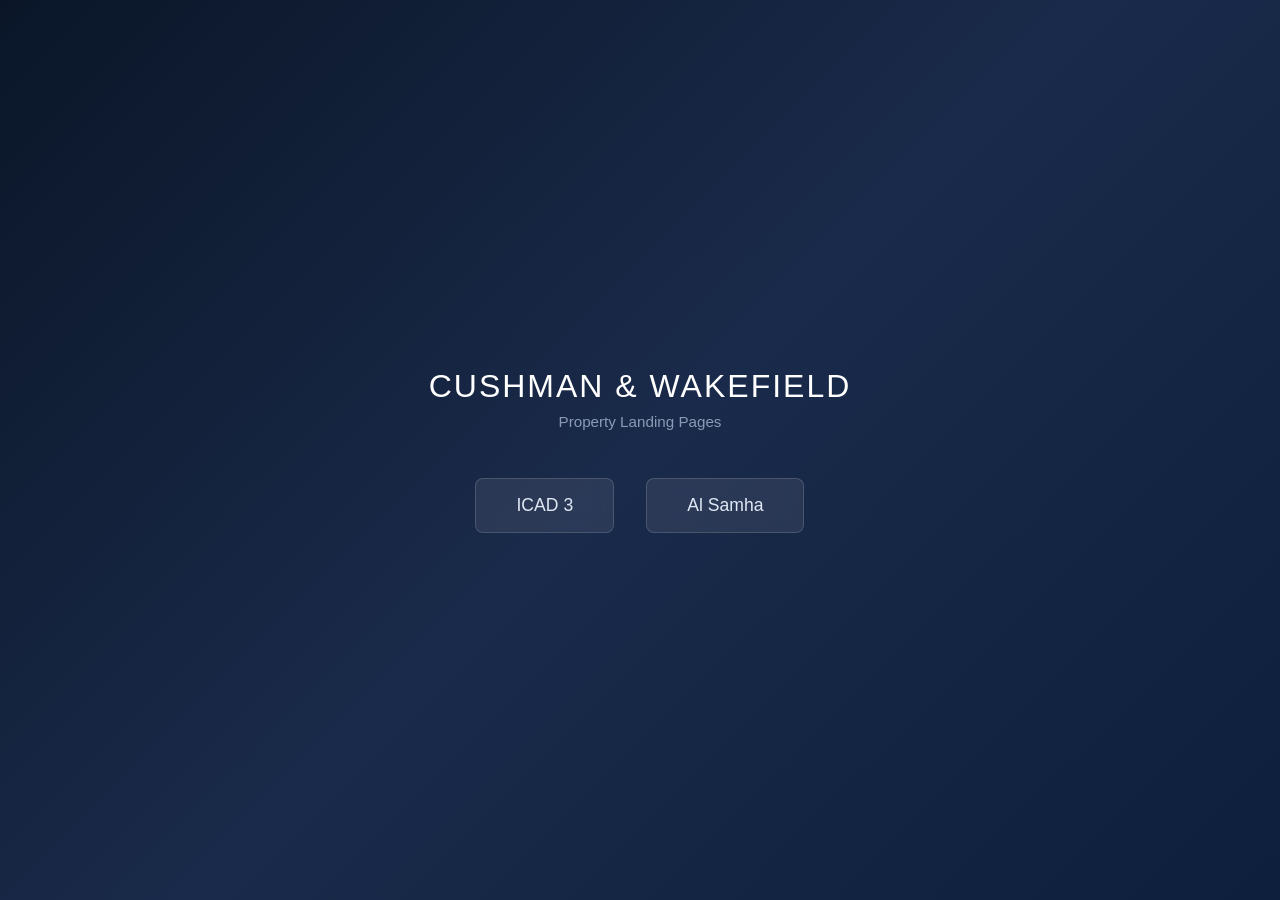
<file: index.html>
<!DOCTYPE html>
<html lang="en">

<head>
    <meta charset="UTF-8">
    <meta name="viewport" content="width=device-width, initial-scale=1.0">
    <title>Cushman & Wakefield - Landing Pages</title>
    <style>
        * {
            margin: 0;
            padding: 0;
            box-sizing: border-box;
        }

        body {
            font-family: 'Segoe UI', Tahoma, Geneva, Verdana, sans-serif;
            min-height: 100vh;
            display: flex;
            align-items: center;
            justify-content: center;
            background: linear-gradient(135deg, #0a1628 0%, #1a2a4a 50%, #0d1f3c 100%);
            color: #fff;
        }

        .container {
            text-align: center;
            padding: 2rem;
        }

        h1 {
            font-size: 2rem;
            margin-bottom: 0.5rem;
            font-weight: 300;
            letter-spacing: 2px;
        }

        .subtitle {
            color: #8a9bb5;
            margin-bottom: 3rem;
            font-size: 0.95rem;
        }

        .links {
            display: flex;
            gap: 2rem;
            flex-wrap: wrap;
            justify-content: center;
        }

        a {
            display: inline-block;
            padding: 1rem 2.5rem;
            background: rgba(255, 255, 255, 0.08);
            border: 1px solid rgba(255, 255, 255, 0.15);
            border-radius: 8px;
            color: #e0e8f5;
            text-decoration: none;
            font-size: 1.1rem;
            transition: all 0.3s ease;
            backdrop-filter: blur(10px);
        }

        a:hover {
            background: rgba(255, 255, 255, 0.15);
            border-color: rgba(255, 255, 255, 0.3);
            transform: translateY(-2px);
            box-shadow: 0 8px 25px rgba(0, 0, 0, 0.3);
        }
    </style>
</head>

<body>
    <div class="container">
        <h1>CUSHMAN & WAKEFIELD</h1>
        <p class="subtitle">Property Landing Pages</p>
        <div class="links">
            <a href="./KEZAD_Mussafah/">ICAD 3</a>
            <a href="./Production_Hub/">Al Samha</a>
        </div>
    </div>
</body>

</html>
</file>
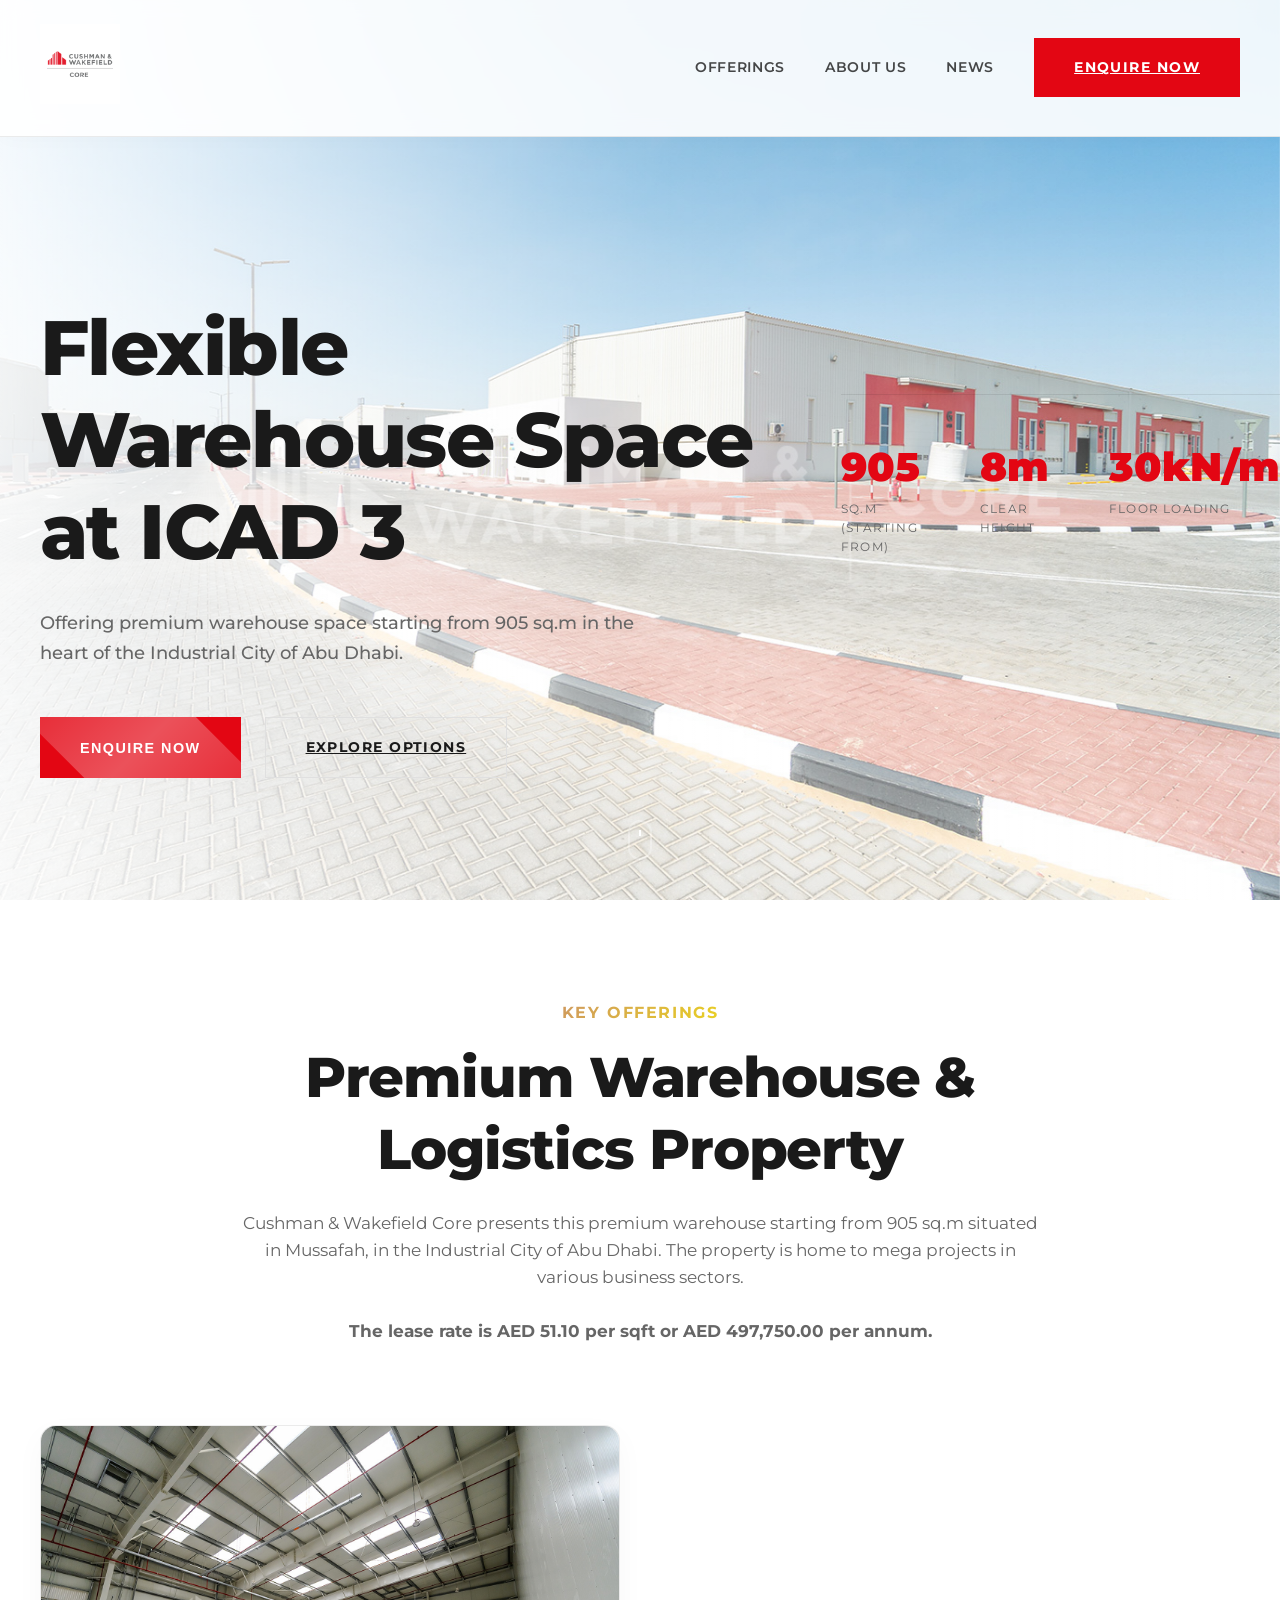
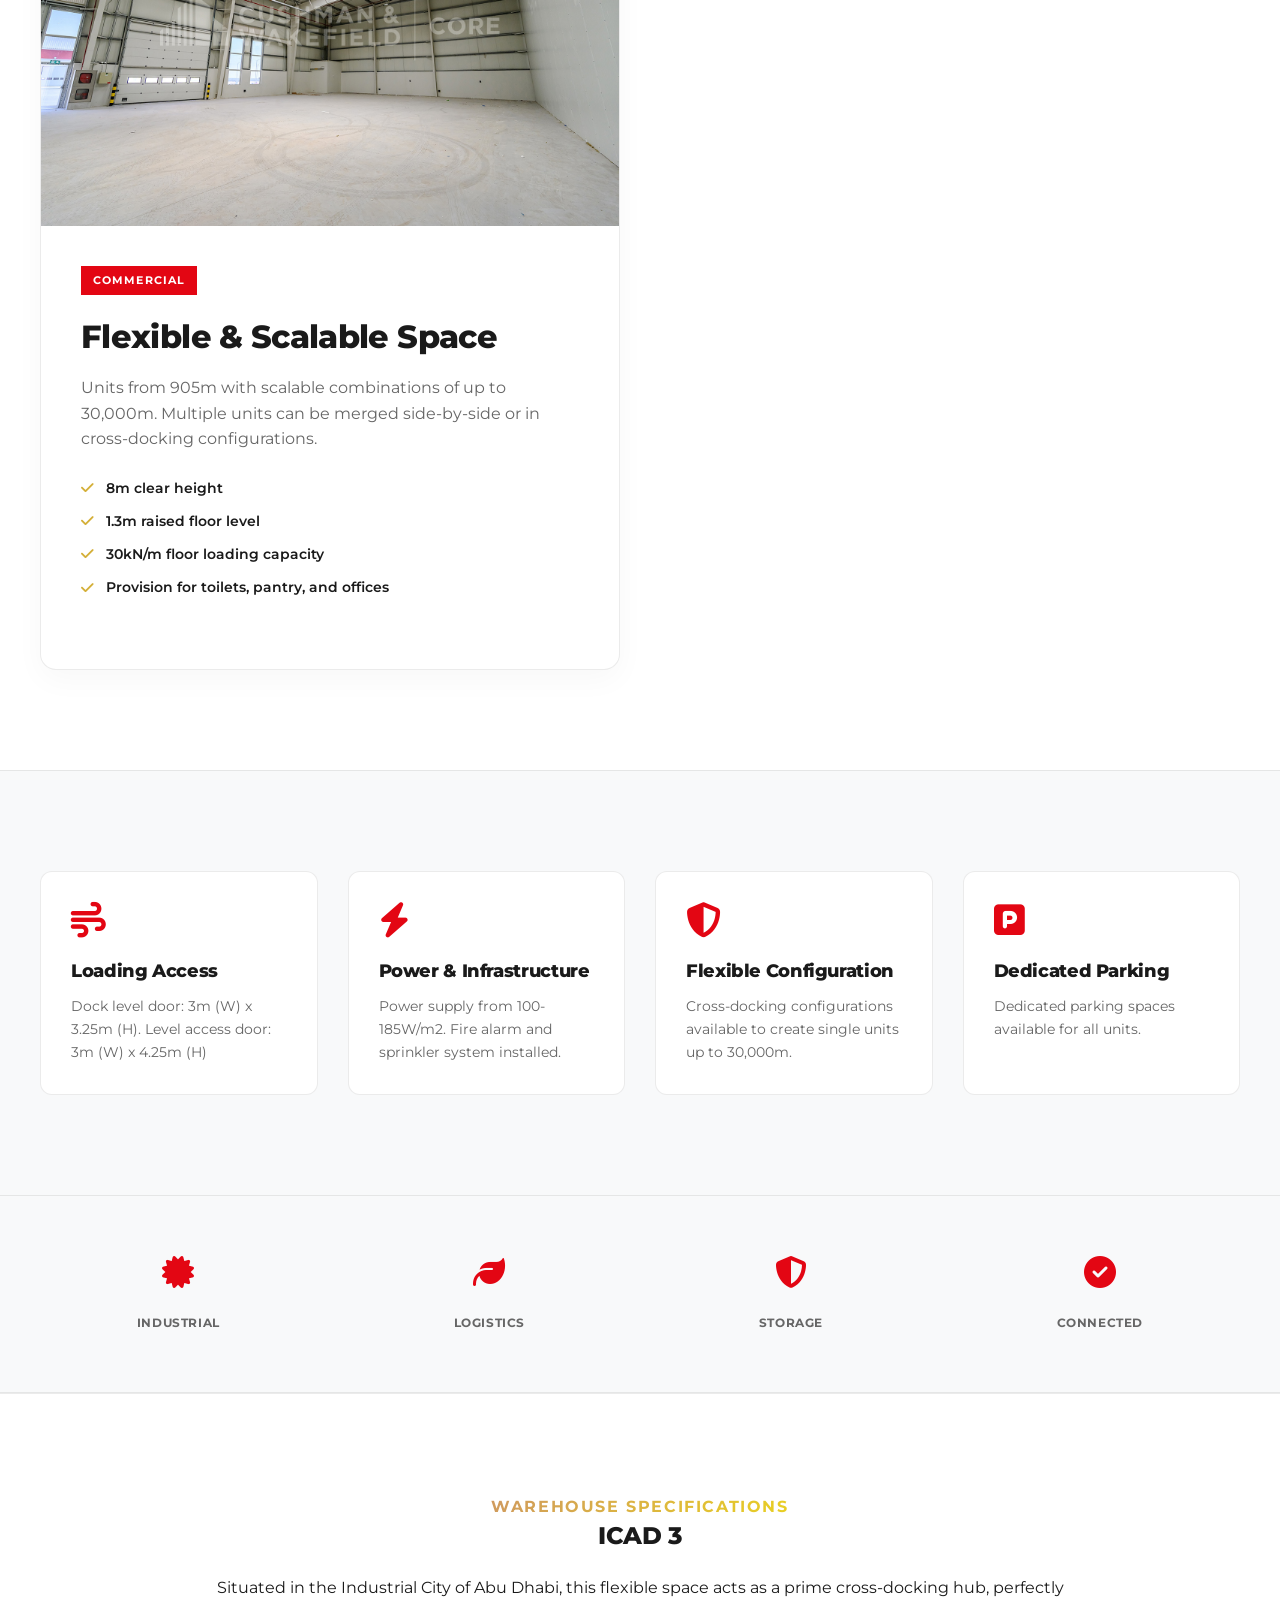
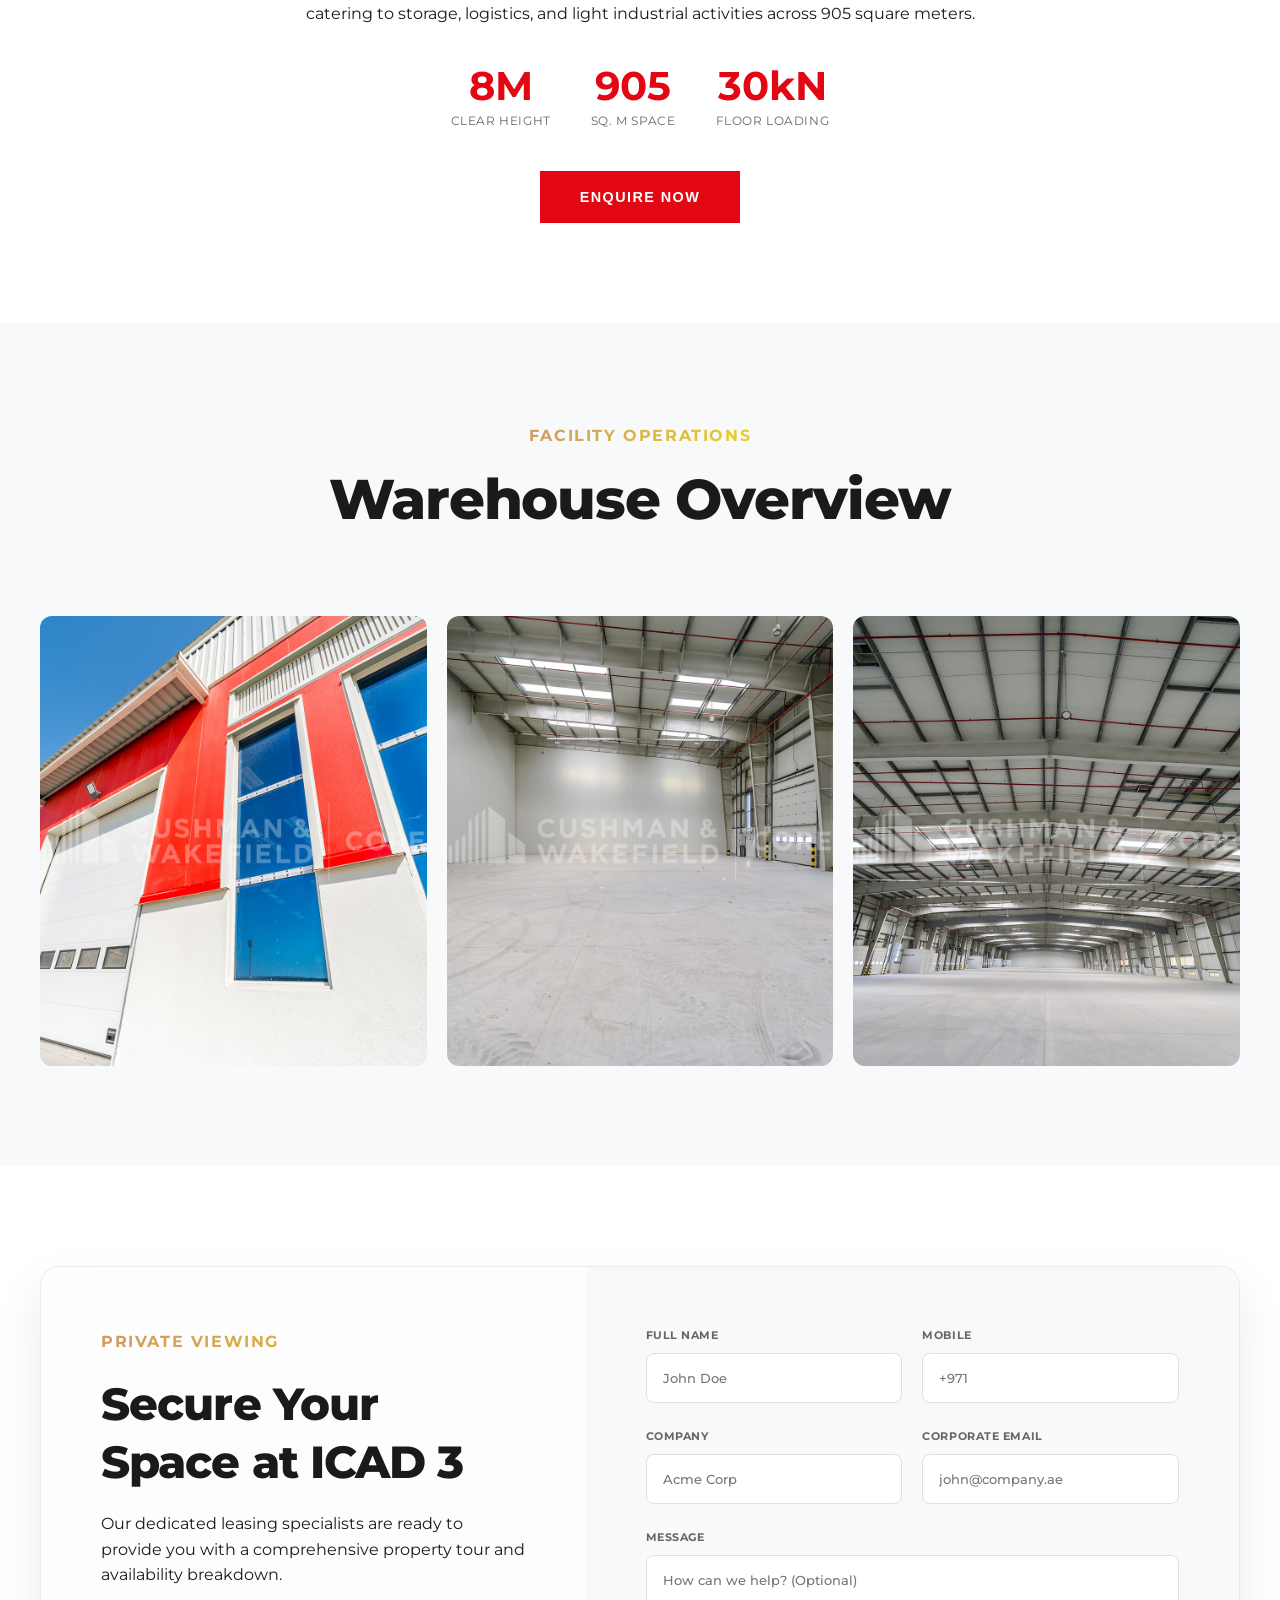
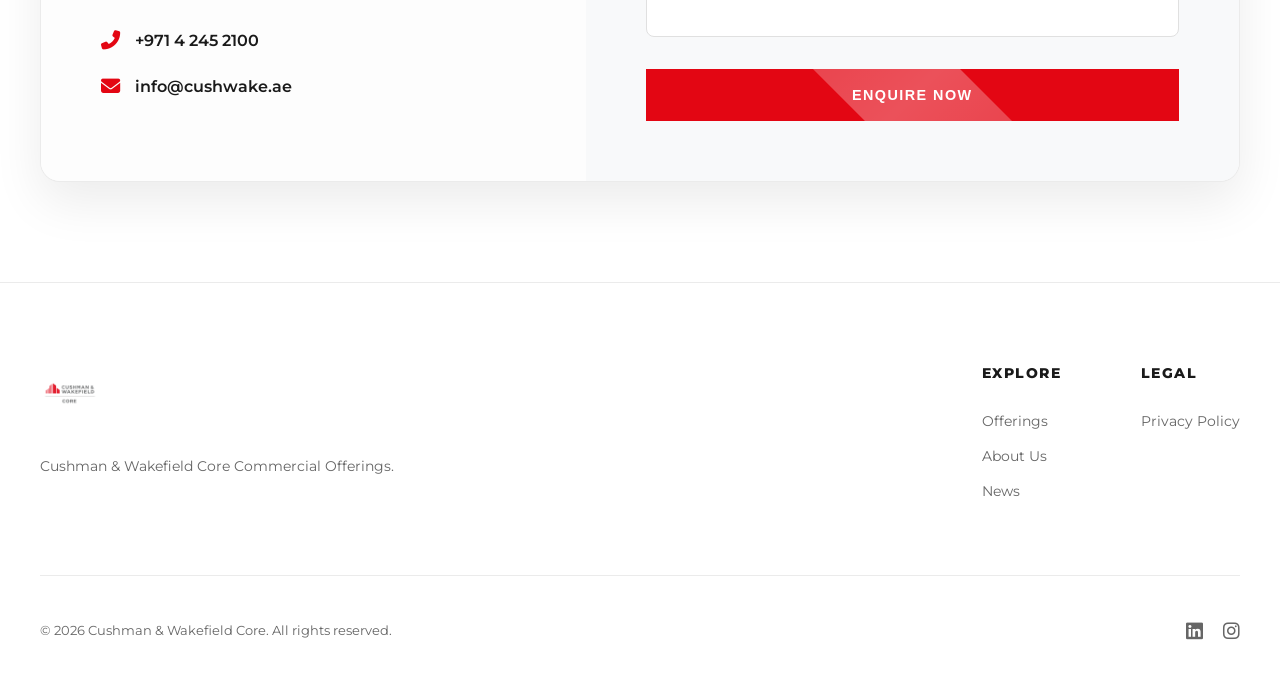
<file: KEZAD_Mussafah/index.html>
﻿<!DOCTYPE html>
<html lang="en">

<head>
    <meta charset="UTF-8">
    <meta name="viewport" content="width=device-width, initial-scale=1.0">
    <title>ICAD 3 | Grade A Offices for Rent | Cushman & Wakefield Core</title>
    <meta name="description"
        content="Enquire about premium Grade A office spaces at ICAD 3. Featuring world-class amenities and pristine locations.">
    <meta name="keywords"
        content="ICAD 3, office space ICAD - Industrial City Of Abu Dhabi, commercial property for rent, luxury offices">
    <link rel="stylesheet" href="style.css">
    <link rel="preconnect" href="https://fonts.googleapis.com">
    <link rel="preconnect" href="https://fonts.gstatic.com" crossorigin>
    <link href="https://cdnjs.cloudflare.com/ajax/libs/font-awesome/6.4.0/css/all.min.css" rel="stylesheet">
</head>

<body>
    <!-- Global Dark Overlay for Smooth Animations -->
    <div class="page-overlay"></div>

    <header class="header-main">
        <nav class="container">
            <div class="logo">
                <img src="logo-core.jpg" alt="Cushman & Wakefield Core" loading="eager">
            </div>
            <div class="nav-links">
                <a href="https://www.cushwake.ae/en/commercial-rent/industrial/abu-dhabi" target="_blank"
                    class="nav-animate">Offerings</a>
                <a href="https://www.cushwake.ae/en/about-us" target="_blank" class="nav-animate">About Us</a>
                <a href="https://www.cushwake.ae/en/news" target="_blank" class="nav-animate">News</a>
                <a href="#contact" class="btn btn-primary magnetic-btn open-calc-form">Enquire Now</a>
            </div>
            <div class="mobile-toggle">
                <span></span><span></span><span></span>
            </div>
        </nav>
    </header>

    <main>
        <!-- Premium Hero Section -->
        <section class="hero-premium">
            <!-- TODO: Replace background image URL below with your actual hero image -->
            <div class="hero-bg" style="background-image: url('KezadLogisticsPark-125.jpg');">
            </div>
            <div class="hero-vignette"></div>

            <div class="container hero-container">
                <h1 class="hero-title">
                    <span class="reveal-text">Flexible Warehouse Space</span>
                    <span class="reveal-text delay-1">at ICAD 3</span>
                </h1>
                <p class="hero-subtitle reveal-fade delay-2">
                    Offering premium warehouse space starting from 905 sq.m in the heart of the Industrial City of Abu
                    Dhabi.
                </p>
                <div class="hero-cta-group reveal-fade delay-3">
                    <button class="btn btn-primary btn-gold-shine open-calc-form" data-cta="Hero Primary">Enquire
                        Now</button>
                    <a href="#offerings" class="btn btn-secondary">Explore Options</a>
                </div>
            </div>

            <div class="hero-trust-indicators reveal-fade delay-4">
                <div class="trust-item">
                    <span class="trust-number">905</span><span class="trust-label">Sq.m (Starting from)</span>
                </div>
                <div class="trust-item">
                    <span class="trust-number">8m</span><span class="trust-label">Clear Height</span>
                </div>
                <div class="trust-item">
                    <span class="trust-number">30kN/m</span><span class="trust-label">Floor Loading</span>
                </div>
            </div>
            </div>

            <!-- Scroll Indicator -->
            <div class="scroll-indicator">
                <div class="scroll-mouse">
                    <div class="scroll-wheel"></div>
                </div>
            </div>
        </section>

        <!-- Offerings: Premium Business Ecosystem -->
        <section id="offerings" class="section-offerings">
            <div class="container">
                <div class="section-header reveal-fade">
                    <span class="gold-text">Key Offerings</span>
                    <h2 class="section-title">Premium Warehouse & Logistics Property</h2>
                    <p class="section-subtitle">Cushman & Wakefield Core presents this premium warehouse starting from
                        905 sq.m
                        situated in Mussafah, in the Industrial City of Abu Dhabi. The property is home to mega projects
                        in various business sectors. <br><br><b>The lease rate is AED 51.10 per sqft or AED 497,750.00
                            per annum.</b></p>
                </div>

                <div class="offerings-grid">
                    <div class="offering-card reveal-card">
                        <div class="card-image">
                            <!-- TODO: Replace with Offering 1 image -->
                            <img src="KezadLogisticsPark-144.jpg" alt="Offering 1" loading="lazy">
                        </div>
                        <div class="card-content">
                            <span class="card-badge">Commercial</span>
                            <h3>Flexible & Scalable Space</h3>
                            <p>Units from 905m with scalable combinations of up to 30,000m. Multiple units can be merged
                                side-by-side or in cross-docking configurations.
                            </p>
                            <ul class="card-features">
                                <li><i class="fas fa-check"></i> 8m clear height</li>
                                <li><i class="fas fa-check"></i> 1.3m raised floor level</li>
                                <li><i class="fas fa-check"></i> 30kN/m floor loading capacity</li>
                                <li><i class="fas fa-check"></i> Provision for toilets, pantry, and offices</li>
                            </ul>
                        </div>
                    </div>


                </div>
            </div>
        </section>

        <!-- Specs Grid: Technical Excellence -->
        <section class="section-specs">
            <div class="container">
                <div class="specs-grid">
                    <div class="spec-item reveal-fade">
                        <i class="fas fa-wind"></i>
                        <h4>Loading Access</h4>
                        <p>Dock level door: 3m (W) x 3.25m (H). Level access door: 3m (W) x 4.25m (H)</p>
                    </div>
                    <div class="spec-item reveal-fade delay-1">
                        <i class="fas fa-bolt"></i>
                        <h4>Power & Infrastructure</h4>
                        <p>Power supply from 100-185W/m2. Fire alarm and sprinkler system installed.</p>
                    </div>
                    <div class="spec-item reveal-fade delay-2">
                        <i class="fas fa-shield-alt"></i>
                        <h4>Flexible Configuration</h4>
                        <p>Cross-docking configurations available to create single units up to 30,000m.</p>
                    </div>
                    <div class="spec-item reveal-fade delay-3">
                        <i class="fas fa-parking"></i>
                        <h4>Dedicated Parking</h4>
                        <p>Dedicated parking spaces available for all units.</p>
                    </div>
                </div>
            </div>
        </section>

        <!-- Trust Badges Section -->
        <section class="section-badges">
            <div class="container badge-flex">
                <div class="badge-item reveal-fade">
                    <i class="fas fa-certificate fa-2x" style="color: var(--cw-red); margin-bottom: 10px;"></i>
                    <span>Industrial</span>
                </div>
                <div class="badge-item reveal-fade delay-1">
                    <i class="fas fa-leaf fa-2x" style="color: var(--cw-red); margin-bottom: 10px;"></i>
                    <span>Logistics</span>
                </div>
                <div class="badge-item reveal-fade delay-2">
                    <i class="fas fa-shield-alt fa-2x" style="color: var(--cw-red); margin-bottom: 10px;"></i>
                    <span>Storage</span>
                </div>
                <div class="badge-item reveal-fade delay-3">
                    <i class="fas fa-check-circle fa-2x" style="color: var(--cw-red); margin-bottom: 10px;"></i>
                    <span>Connected</span>
                </div>
            </div>
        </section>

        <!-- Versatile Floor Plates Section -->
        <section id="floor-plans" class="section-floor-plans">
            <div class="container">
                <div class="reveal-fade" style="text-align: center; max-width: 900px; margin: 0 auto;">
                    <span class="gold-text">Warehouse Specifications</span>
                    <h2>ICAD 3</h2>
                    <p>Situated in the Industrial City of Abu Dhabi, this flexible space acts as a prime cross-docking
                        hub, perfectly catering to storage, logistics, and light industrial activities across 905 square
                        meters.</p>
                    <div class="floor-stats" style="justify-content: center; margin: 40px auto;">
                        <div class="stat">
                            <strong>8M</strong>
                            <span>Clear Height</span>
                        </div>
                        <div class="stat">
                            <strong>905</strong>
                            <span>Sq. M Space</span>
                        </div>
                        <div class="stat">
                            <strong>30kN</strong>
                            <span>Floor Loading</span>
                        </div>
                    </div>
                    <button class="btn btn-primary open-calc-form" data-cta="Floor Plan Section">Enquire Now</button>
                </div>
            </div>
        </section>

        <!-- Facility Gallery -->
        <section id="amenities" class="section-gallery">
            <div class="container">
                <div class="section-header reveal-fade">
                    <span class="gold-text">Facility Operations</span>
                    <h2 class="section-title">Warehouse Overview</h2>
                </div>
                <div class="gallery-grid">
                    <div class="gallery-item reveal-fade">
                        <img src="KezadLogisticsPark-105.jpg" alt="Exterior View" loading="lazy">
                        <div class="gallery-overlay"><span>Exterior View</span></div>
                    </div>
                    <div class="gallery-item reveal-fade delay-1">
                        <img src="KezadLogisticsPark-146.jpg" alt="Loading Bays" loading="lazy">
                        <div class="gallery-overlay"><span>Loading Bays</span></div>
                    </div>
                    <div class="gallery-item reveal-fade delay-2">
                        <img src="KezadLogisticsPark-50.jpg" alt="Warehouse Interior" loading="lazy">
                        <div class="gallery-overlay"><span>Warehouse Interior</span></div>
                    </div>
                </div>
            </div>
        </section>

        <!-- Lead Generation: Premium Inquiries -->
        <section id="contact" class="section-contact">
            <div class="container">
                <div class="contact-card reveal-card">
                    <div class="contact-info">
                        <span class="gold-text">Private Viewing</span>
                        <h2>Secure Your Space at ICAD 3</h2>
                        <p>Our dedicated leasing specialists are ready to provide you with a comprehensive property tour
                            and availability breakdown.</p>
                        <div class="contact-meta">
                            <div class="meta-item">
                                <i class="fas fa-phone-alt"></i>
                                <span>+971 4 245 2100</span>
                            </div>
                            <div class="meta-item">
                                <i class="fas fa-envelope"></i>
                                <span>info@cushwake.ae</span>
                            </div>
                        </div>
                    </div>
                    <div class="contact-form-container">
                        <form id="contactForm" class="premium-form">
                            <div class="form-row">
                                <div class="form-group">
                                    <label>Full Name</label>
                                    <input type="text" placeholder="John Doe" required>
                                </div>
                                <div class="form-group">
                                    <label>Mobile</label>
                                    <input type="tel" placeholder="+971" required>
                                </div>
                            </div>
                            <div class="form-row">
                                <div class="form-group">
                                    <label>Company</label>
                                    <input type="text" placeholder="Acme Corp" required>
                                </div>
                                <div class="form-group">
                                    <label>Corporate Email</label>
                                    <input type="email" placeholder="john@company.ae" required>
                                </div>
                            </div>

                            <div class="form-group">
                                <label>Message</label>
                                <textarea placeholder="How can we help? (Optional)" rows="3"></textarea>
                            </div>
                            <button type="submit" class="btn btn-primary btn-block btn-gold-shine">Enquire Now</button>
                        </form>
                    </div>
                </div>
            </div>
        </section>
    </main>

    <footer class="footer-premium">
        <div class="container">
            <div class="footer-top">
                <div class="footer-brand">
                    <img src="logo-core.jpg" alt="Cushman & Wakefield Core" class="footer-logo" loading="lazy">
                    <p>Cushman & Wakefield Core Commercial Offerings.</p>
                </div>
                <div class="footer-links">
                    <div class="link-group">
                        <h4>Explore</h4>
                        <a href="https://www.cushwake.ae/en/commercial-rent/industrial/abu-dhabi"
                            target="_blank">Offerings</a>
                        <a href="https://www.cushwake.ae/en/about-us" target="_blank">About Us</a>
                        <a href="https://www.cushwake.ae/en/news" target="_blank">News</a>
                    </div>
                    <div class="link-group">
                        <h4>Legal</h4>
                        <a href="https://www.cushwake.ae/en/privacy-policy" target="_blank">Privacy Policy</a>
                    </div>
                </div>
            </div>
            <div class="footer-bottom">
                <p>&copy; 2026 Cushman & Wakefield Core. All rights reserved.</p>
                <div class="social-links">
                    <a href="#"><i class="fab fa-linkedin"></i></a>
                    <a href="#"><i class="fab fa-instagram"></i></a>
                </div>
            </div>
        </div>
    </footer>

    <!-- Lead Form Slide-over -->
    <div class="slide-over-overlay" id="calc-overlay"></div>
    <div class="slide-over" id="calc-slide-over">
        <div class="slide-over-content">
            <button class="close-slide"><i class="fas fa-times"></i></button>
            <div class="slide-over-header">
                <span class="gold-text">Enquiry</span>
                <h2>Request Details</h2>
                <p>Receive the exclusive commercial dossier and priority availability list.</p>
            </div>
            <form id="calcLeadForm" class="premium-form">
                <input type="hidden" id="form-source-cta" name="cta_source" value="General">
                <div class="form-group">
                    <label>Name</label>
                    <input type="text" placeholder="Full Name" required>
                </div>
                <div class="form-group">
                    <label>Mobile</label>
                    <input type="tel" placeholder="+971" required>
                </div>
                <div class="form-group">
                    <label>Email</label>
                    <input type="email" placeholder="email@company.ae" required>
                </div>
                <div class="form-group">
                    <label>Message</label>
                    <textarea placeholder="Tell us more about your requirements..." rows="4"></textarea>
                </div>
                <button type="submit" class="btn btn-primary btn-block">Enquire Now</button>
            </form>
        </div>
    </div>

    <!-- Sticky Conversion Hub -->
    <div class="sticky-hub">
        <div class="container sticky-flex">
            <div class="sticky-links">
                <a href="https://wa.me/971567121822" target="_blank" rel="noopener" class="whatsapp-link"><i
                        class="fab fa-whatsapp"></i> WhatsApp</a>
                <a href="tel:+97142452100"><i class="fas fa-phone"></i> Instant Call</a>
            </div>
            <button class="btn btn-primary open-calc-form" data-cta="Sticky Hub">Enquire Now</button>
        </div>
    </div>

    <script src="script.js"></script>
</body>

</html>
</file>
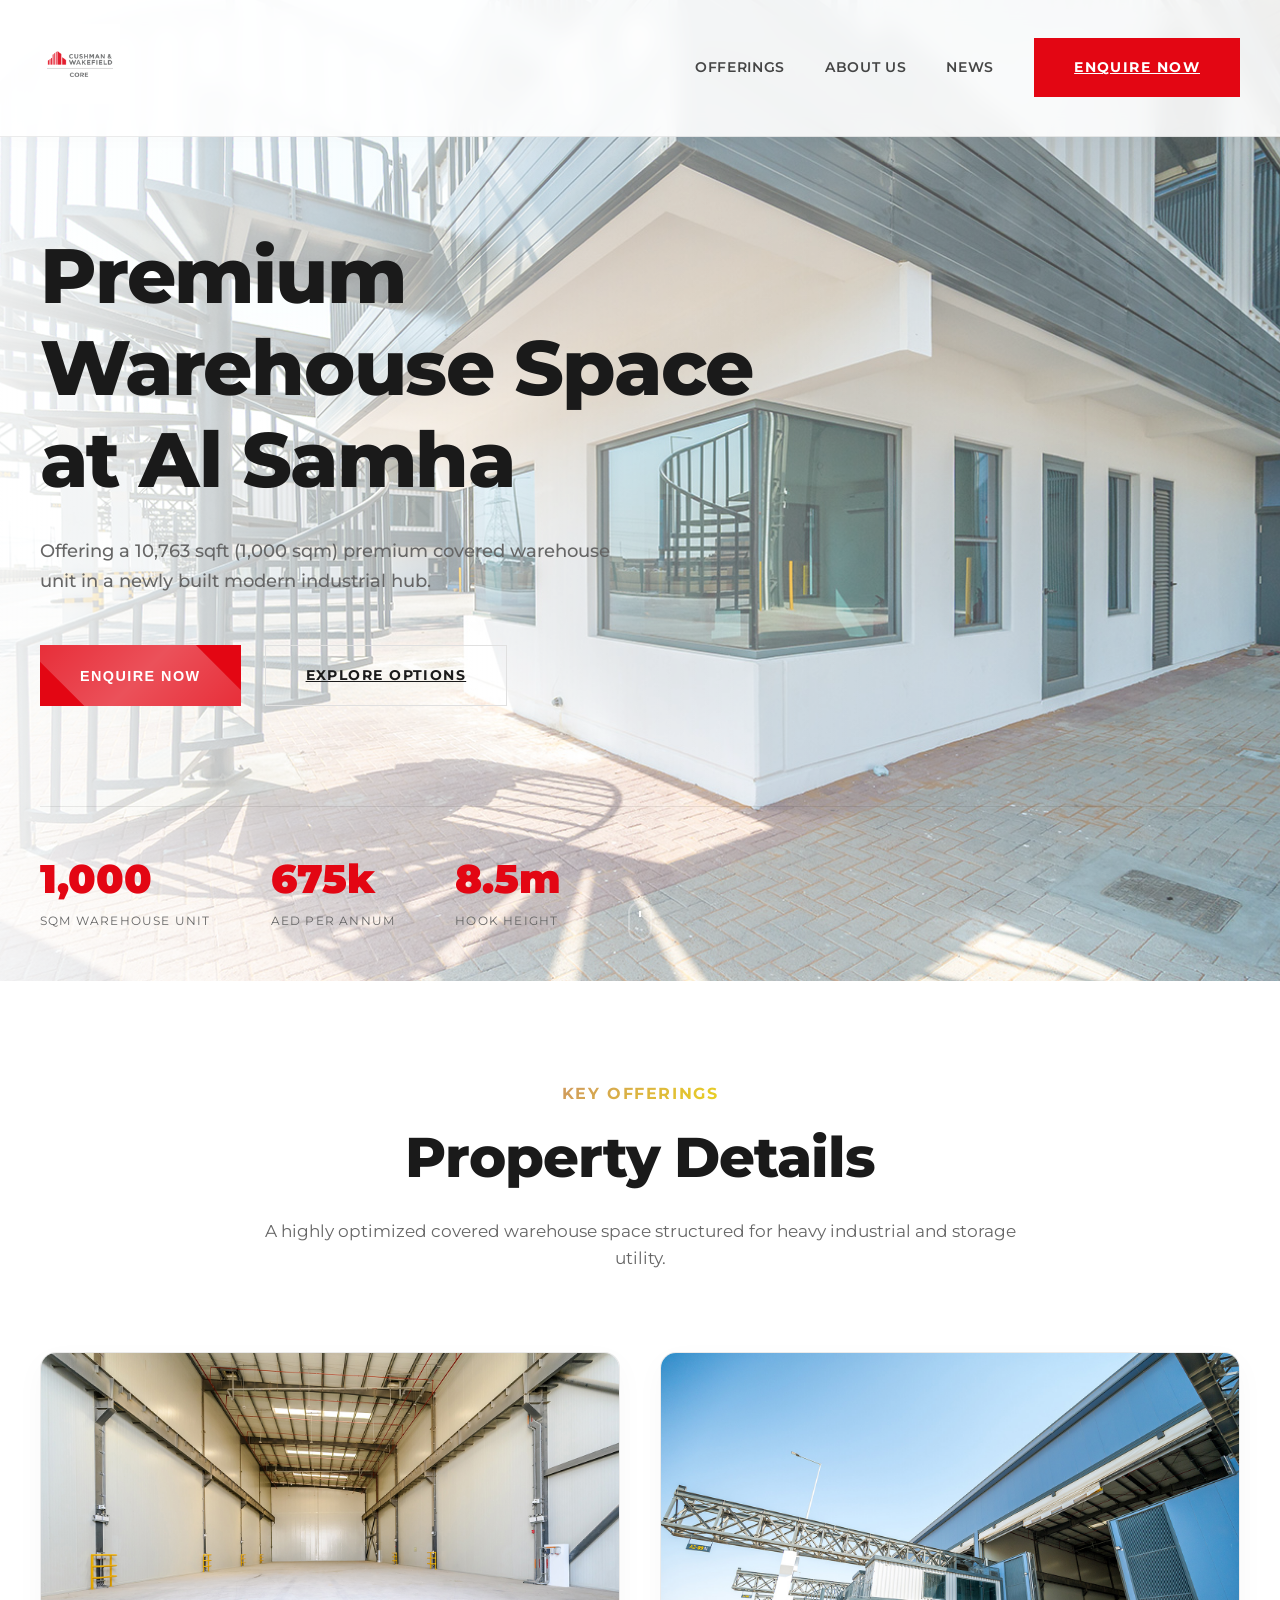
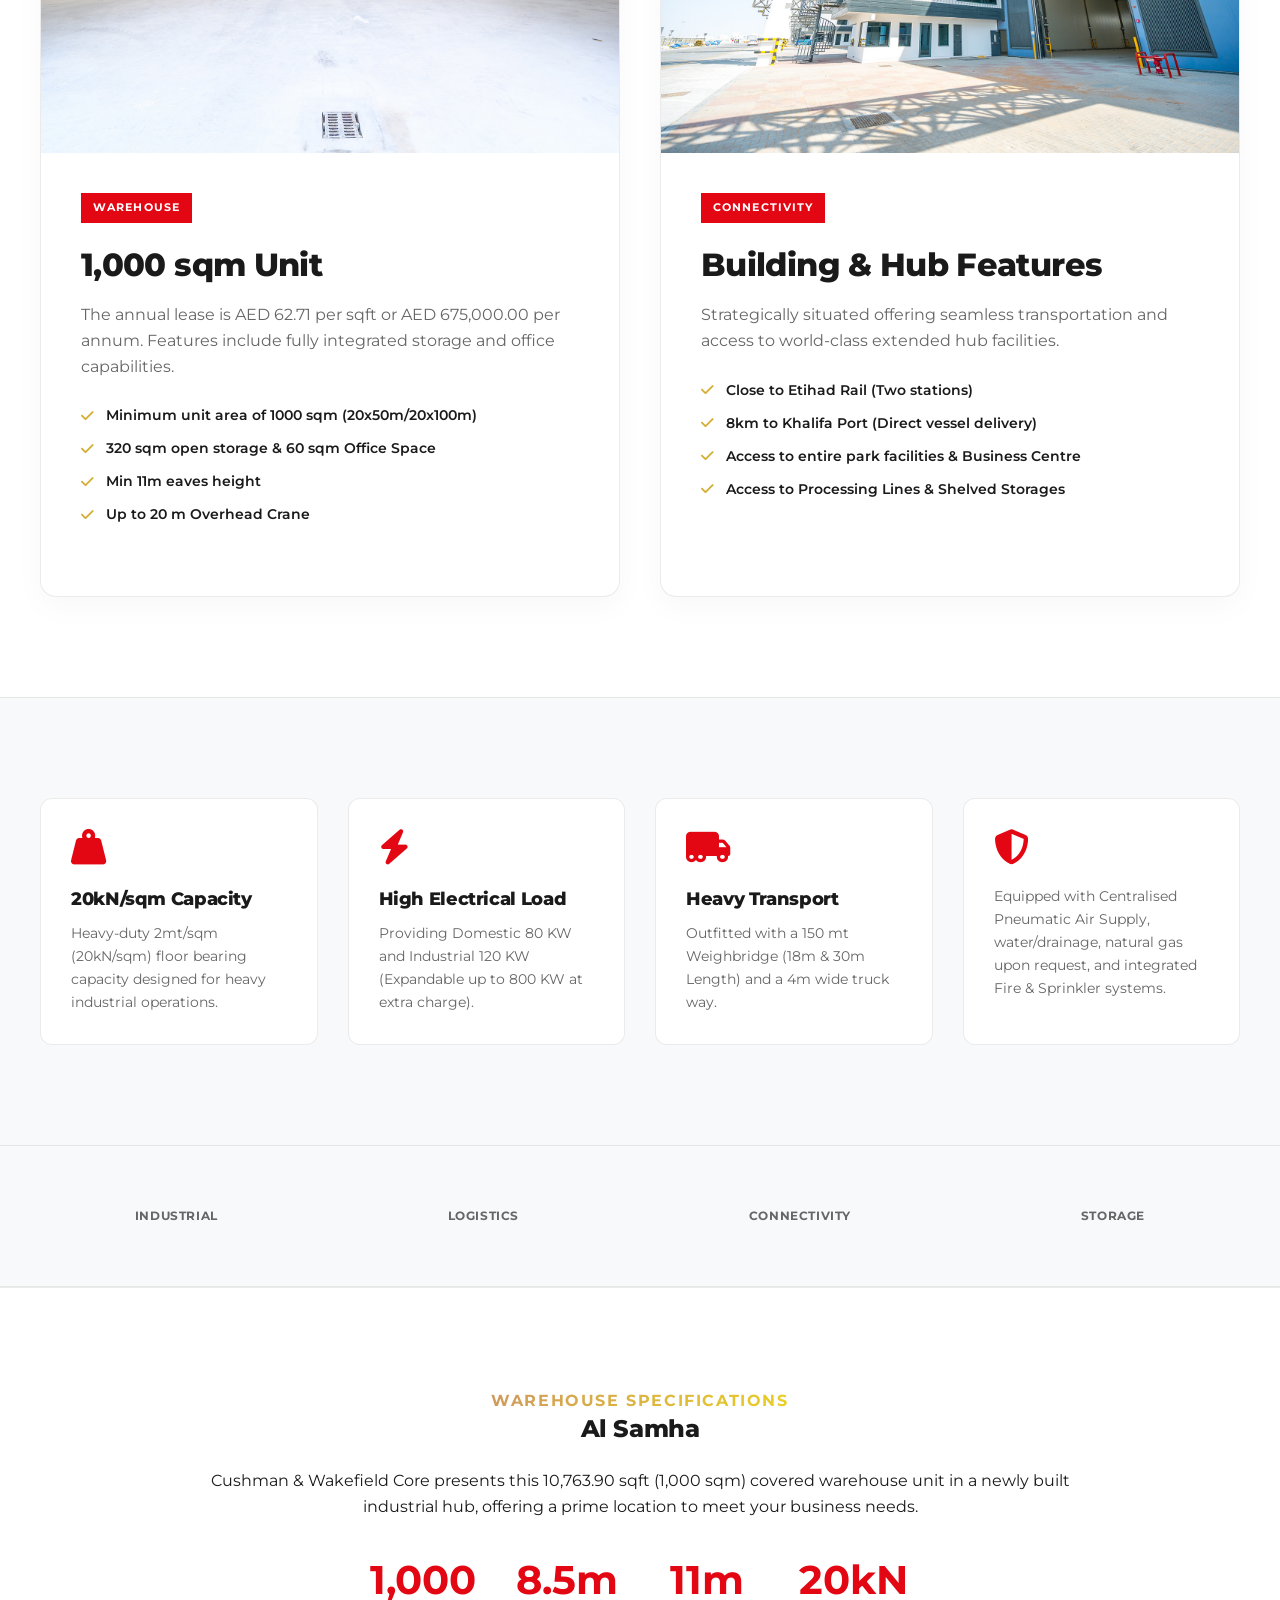
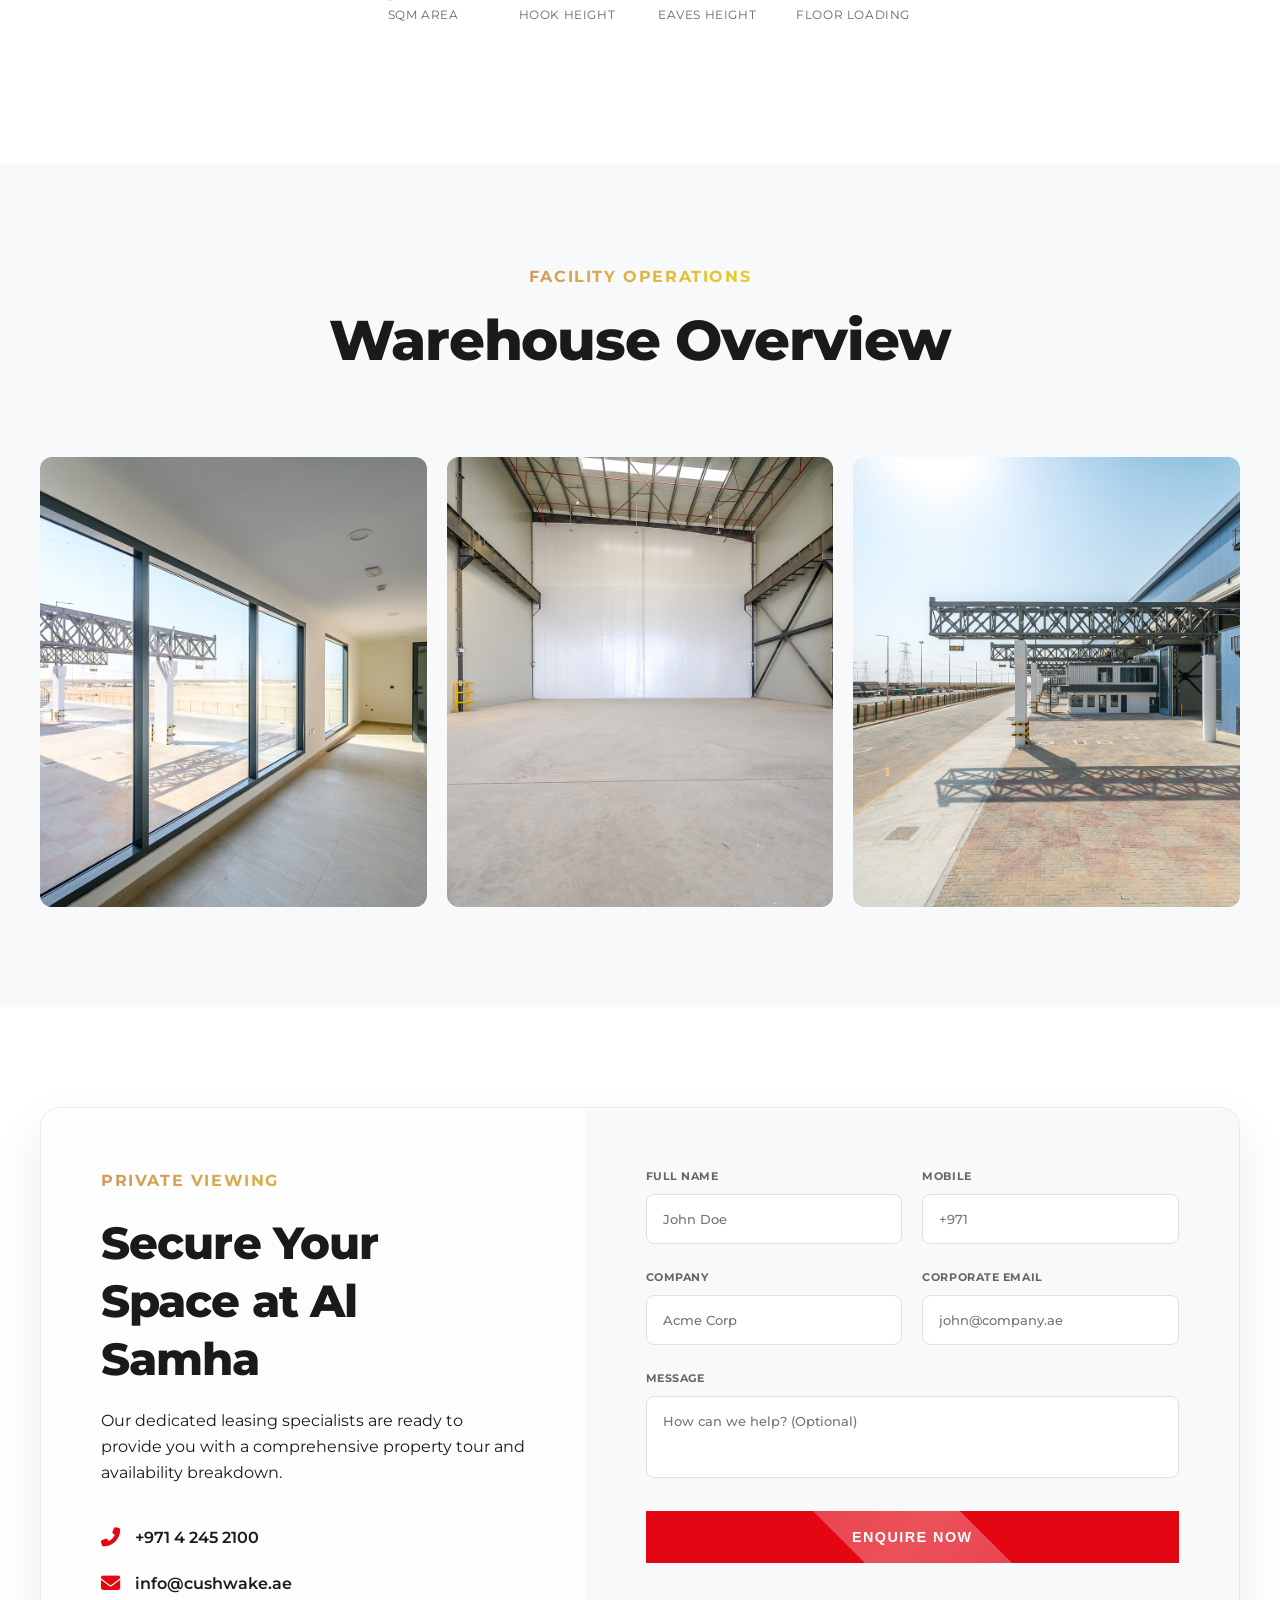
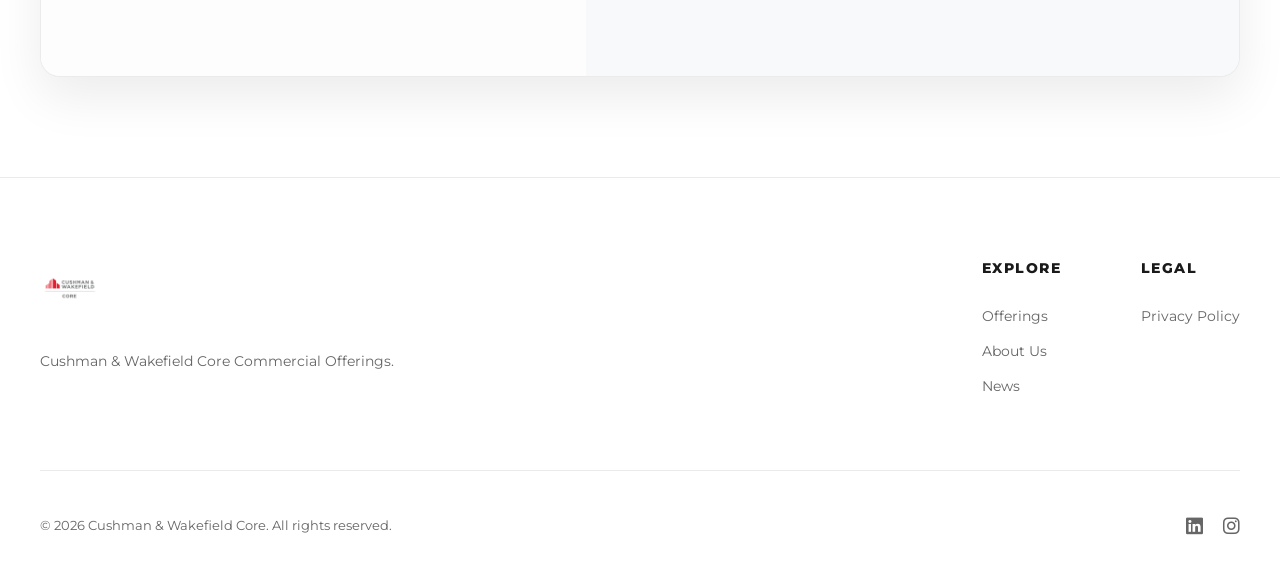
<file: Production_Hub/index.html>
<!DOCTYPE html>
<html lang="en">

<head>
    <meta charset="UTF-8">
    <meta name="viewport" content="width=device-width, initial-scale=1.0">
    <title>Al Samha | Warehouse for Rent | Cushman & Wakefield Core</title>
    <meta name="description"
        content="Enquire about the 1,000 sqm covered warehouse unit available for lease at the newly built Al Samha.">
    <meta name="keywords" content="Al Samha, warehouse KEZAD, commercial property for rent, industrial hub, Abu Dhabi">
    <link rel="stylesheet" href="style.css">
    <link rel="preconnect" href="https://fonts.googleapis.com">
    <link rel="preconnect" href="https://fonts.gstatic.com" crossorigin>
    <link href="https://cdnjs.cloudflare.com/ajax/libs/font-awesome/6.4.0/css/all.min.css" rel="stylesheet">
</head>

<body>
    <!-- Global Dark Overlay for Smooth Animations -->
    <div class="page-overlay"></div>

    <header class="header-main">
        <nav class="container">
            <div class="logo">
                <img src="logo-core.jpg" alt="Cushman & Wakefield Core" loading="eager">
            </div>
            <div class="nav-links">
                <a href="https://www.cushwake.ae/en/commercial-rent/industrial/abu-dhabi" target="_blank" rel="noopener"
                    class="nav-animate">Offerings</a>
                <a href="https://www.cushwake.ae/en/about-us" target="_blank" rel="noopener" class="nav-animate">About
                    Us</a>
                <a href="https://www.cushwake.ae/en/news" target="_blank" rel="noopener" class="nav-animate">News</a>
                <a href="#contact" class="btn btn-primary magnetic-btn open-calc-form">Enquire Now</a>
            </div>
            <div class="mobile-toggle">
                <span></span><span></span><span></span>
            </div>
        </nav>
    </header>

    <main>
        <!-- Premium Hero Section -->
        <section class="hero-premium">
            <!-- TODO: Replace background image URL below with your actual hero image -->
            <div class="hero-bg" style="background-image: url('For%20Posting/Exterior,MetalParks-24.jpg');">
            </div>
            <div class="hero-vignette"></div>

            <div class="container hero-container" style="padding-top: 230px;">
                <div class="hero-content">
                    <h1 class="hero-title">
                        <span class="reveal-text">Premium Warehouse Space</span>
                        <span class="reveal-text delay-1">at Al Samha</span>
                    </h1>
                    <p class="hero-subtitle reveal-fade delay-2">
                        Offering a 10,763 sqft (1,000 sqm) premium covered warehouse unit in a newly built modern
                        industrial hub.
                    </p>
                    <div class="hero-cta-group reveal-fade delay-3">
                        <button class="btn btn-primary btn-gold-shine open-calc-form" data-cta="Hero Primary">Enquire
                            Now</button>
                        <a href="#offerings" class="btn btn-secondary">Explore Options</a>
                    </div>
                </div>

                <div class="hero-trust-indicators reveal-fade delay-4">
                    <div class="trust-item">
                        <span class="trust-number">1,000</span>
                        <span class="trust-label">SQM WAREHOUSE UNIT</span>
                    </div>
                    <div class="trust-item">
                        <span class="trust-number">675k</span>
                        <span class="trust-label">AED PER ANNUM</span>
                    </div>
                    <div class="trust-item">
                        <span class="trust-number">8.5m</span>
                        <span class="trust-label">HOOK HEIGHT</span>
                    </div>
                </div>
            </div>

            <!-- Scroll Indicator -->
            <div class="scroll-indicator">
                <div class="scroll-mouse">
                    <div class="scroll-wheel"></div>
                </div>
            </div>
        </section>

        <!-- Offerings: Premium Business Ecosystem -->
        <section id="offerings" class="section-offerings">
            <div class="container">
                <div class="section-header reveal-fade">
                    <span class="gold-text">Key Offerings</span>
                    <h2 class="section-title">Property Details</h2>
                    <p class="section-subtitle">A highly optimized covered warehouse space structured for heavy
                        industrial and storage utility.</p>
                </div>

                <div class="offerings-grid">
                    <div class="offering-card reveal-card">
                        <div class="card-image">
                            <!-- TODO: Replace with Offering 1 image -->
                            <img src="For%20Posting/1000,MetalParks-1.jpg" alt="Warehouse Interior" loading="lazy">
                        </div>
                        <div class="card-content">
                            <span class="card-badge">Warehouse</span>
                            <h3>1,000 sqm Unit</h3>
                            <p>The annual lease is AED 62.71 per sqft or AED 675,000.00 per annum. Features include
                                fully integrated storage and office capabilities.</p>
                            <ul class="card-features">
                                <li><i class="fas fa-check"></i> Minimum unit area of 1000 sqm (20x50m/20x100m)</li>
                                <li><i class="fas fa-check"></i> 320 sqm open storage & 60 sqm Office Space</li>
                                <li><i class="fas fa-check"></i> Min 11m eaves height</li>
                                <li><i class="fas fa-check"></i> Up to 20 m Overhead Crane</li>
                            </ul>
                        </div>
                    </div>

                    <div class="offering-card reveal-card delay-1">
                        <div class="card-image">
                            <!-- TODO: Replace with Offering 2 image -->
                            <img src="For%20Posting/Exterior,MetalParks-14.jpg" alt="Building Exterior" loading="lazy">
                        </div>
                        <div class="card-content">
                            <span class="card-badge">Connectivity</span>
                            <h3>Building & Hub Features</h3>
                            <p>Strategically situated offering seamless transportation and access to world-class
                                extended hub facilities.</p>
                            <ul class="card-features">
                                <li><i class="fas fa-check"></i> Close to Etihad Rail (Two stations)</li>
                                <li><i class="fas fa-check"></i> 8km to Khalifa Port (Direct vessel delivery)</li>
                                <li><i class="fas fa-check"></i> Access to entire park facilities & Business Centre</li>
                                <li><i class="fas fa-check"></i> Access to Processing Lines & Shelved Storages</li>
                            </ul>
                        </div>
                    </div>
                </div>
            </div>
        </section>

        <section class="section-specs">
            <div class="container">
                <div class="specs-grid">
                    <div class="spec-item reveal-fade">
                        <i class="fas fa-weight-hanging"></i>
                        <h4>20kN/sqm Capacity</h4>
                        <p>Heavy-duty 2mt/sqm (20kN/sqm) floor bearing capacity designed for heavy industrial
                            operations.</p>
                    </div>
                    <div class="spec-item reveal-fade delay-1">
                        <i class="fas fa-bolt"></i>
                        <h4>High Electrical Load</h4>
                        <p>Providing Domestic 80 KW and Industrial 120 KW (Expandable up to 800 KW at extra charge).</p>
                    </div>
                    <div class="spec-item reveal-fade delay-2">
                        <i class="fas fa-truck-moving"></i>
                        <h4>Heavy Transport</h4>
                        <p>Outfitted with a 150 mt Weighbridge (18m & 30m Length) and a 4m wide truck way.</p>
                    </div>
                    <div class="spec-item reveal-fade delay-3">
                        <i class="fas fa-shield-alt"></i>
                        <p>Equipped with Centralised Pneumatic Air Supply, water/drainage, natural gas upon request, and
                            integrated Fire &
                            Sprinkler systems.</p>
                    </div>
                </div>
        </section>

        <section class="section-badges">
            <div class="container badge-flex">
                <div class="badge-item reveal-fade">
                    <span>INDUSTRIAL</span>
                </div>
                <div class="badge-item reveal-fade delay-1">
                    <span>LOGISTICS</span>
                </div>
                <div class="badge-item reveal-fade delay-2">
                    <span>CONNECTIVITY</span>
                </div>
                <div class="badge-item reveal-fade delay-3">
                    <span>STORAGE</span>
                </div>
            </div>
        </section>

        <!-- About Cushman & Wakefield Section -->
        <section id="about" class="section-floor-plans">
            <div class="container">
                <div class="reveal-fade" style="text-align: center; max-width: 900px; margin: 0 auto;">
                    <span class="gold-text">Warehouse Specifications</span>
                    <h2>Al Samha</h2>
                    <p>Cushman & Wakefield Core presents this 10,763.90 sqft (1,000 sqm) covered warehouse unit in a
                        newly built industrial hub, offering a prime location to meet your business needs.</p>
                    <div class="floor-stats" style="justify-content: center; margin: 40px auto; flex-wrap: wrap;">
                        <div class="stat">
                            <strong>1,000</strong>
                            <span>SQM Area</span>
                        </div>
                        <div class="stat">
                            <strong>8.5m</strong>
                            <span>Hook Height</span>
                        </div>
                        <div class="stat">
                            <strong>11m</strong>
                            <span>Eaves Height</span>
                        </div>
                        <div class="stat">
                            <strong>20kN</strong>
                            <span>Floor Loading</span>
                        </div>
                    </div>
                </div>
            </div>
        </section>

        <!-- Amenities Gallery -->
        <section id="amenities" class="section-gallery">
            <div class="container">
                <div class="section-header reveal-fade">
                    <span class="gold-text">Facility Operations</span>
                    <h2 class="section-title">Warehouse Overview</h2>
                </div>
                <div class="gallery-grid">
                    <div class="gallery-item reveal-fade">
                        <img src="For%20Posting/1F-Office,MetalParks-4.jpg" alt="First Floor Office Space"
                            loading="lazy">
                        <div class="gallery-overlay"><span>First Floor Office Space</span></div>
                    </div>
                    <div class="gallery-item reveal-fade delay-1">
                        <img src="For%20Posting/1000,MetalParks-5.jpg" alt="Spacious Covered Unit" loading="lazy">
                        <div class="gallery-overlay"><span>Spacious Covered Unit</span></div>
                    </div>
                    <div class="gallery-item reveal-fade delay-2">
                        <img src="For%20Posting/Exterior,MetalParks-35.jpg" alt="Exterior Facilities" loading="lazy">
                        <div class="gallery-overlay"><span>Exterior Facilities</span></div>
                    </div>
                </div>
            </div>
        </section>

        <!-- Lead Generation: Premium Inquiries -->
        <section id="contact" class="section-contact">
            <div class="container">
                <div class="contact-card reveal-card">
                    <div class="contact-info">
                        <span class="gold-text">Private Viewing</span>
                        <h2>Secure Your Space at Al Samha</h2>
                        <p>Our dedicated leasing specialists are ready to provide you with a comprehensive property tour
                            and availability breakdown.</p>
                        <div class="contact-meta">
                            <div class="meta-item">
                                <i class="fas fa-phone-alt"></i>
                                <span>+971 4 245 2100</span>
                            </div>
                            <div class="meta-item">
                                <i class="fas fa-envelope"></i>
                                <span>info@cushwake.ae</span>
                            </div>
                        </div>
                    </div>
                    <div class="contact-form-container">
                        <form id="contactForm" class="premium-form">
                            <div class="form-row">
                                <div class="form-group">
                                    <label>Full Name</label>
                                    <input type="text" placeholder="John Doe" required>
                                </div>
                                <div class="form-group">
                                    <label>Mobile</label>
                                    <input type="tel" placeholder="+971" required>
                                </div>
                            </div>
                            <div class="form-row">
                                <div class="form-group">
                                    <label>Company</label>
                                    <input type="text" placeholder="Acme Corp" required>
                                </div>
                                <div class="form-group">
                                    <label>Corporate Email</label>
                                    <input type="email" placeholder="john@company.ae" required>
                                </div>
                            </div>

                            <div class="form-group">
                                <label>Message</label>
                                <textarea placeholder="How can we help? (Optional)" rows="3"></textarea>
                            </div>
                            <button type="submit" class="btn btn-primary btn-block btn-gold-shine">Enquire Now</button>
                        </form>
                    </div>
                </div>
            </div>
        </section>
    </main>

    <footer class="footer-premium">
        <div class="container">
            <div class="footer-top">
                <div class="footer-brand">
                    <img src="logo-core.jpg" alt="Cushman & Wakefield Core" class="footer-logo" loading="lazy">
                    <p>Cushman & Wakefield Core Commercial Offerings.</p>
                </div>
                <div class="footer-links">
                    <div class="link-group">
                        <h4>Explore</h4>
                        <a href="https://www.cushwake.ae/en/commercial-rent/industrial/abu-dhabi" target="_blank"
                            rel="noopener">Offerings</a>
                        <a href="https://www.cushwake.ae/en/about-us" target="_blank" rel="noopener">About Us</a>
                        <a href="https://www.cushwake.ae/en/news" target="_blank" rel="noopener">News</a>
                    </div>
                    <div class="link-group">
                        <h4>Legal</h4>
                        <a href="https://www.cushwake.ae/en/privacy-policy" target="_blank" rel="noopener">Privacy
                            Policy</a>
                    </div>
                </div>
            </div>
            <div class="footer-bottom">
                <p>&copy; 2026 Cushman & Wakefield Core. All rights reserved.</p>
                <div class="social-links">
                    <a href="#"><i class="fab fa-linkedin"></i></a>
                    <a href="#"><i class="fab fa-instagram"></i></a>
                </div>
            </div>
        </div>
    </footer>

    <!-- Lead Form Slide-over -->
    <div class="slide-over-overlay" id="calc-overlay"></div>
    <div class="slide-over" id="calc-slide-over">
        <div class="slide-over-content">
            <button class="close-slide"><i class="fas fa-times"></i></button>
            <div class="slide-over-header">
                <span class="gold-text">Enquiry</span>
                <h2>Request Details</h2>
                <p>Receive the exclusive commercial dossier and priority availability list.</p>
            </div>
            <form id="calcLeadForm" class="premium-form">
                <input type="hidden" id="form-source-cta" name="cta_source" value="General">
                <div class="form-group">
                    <label>Name</label>
                    <input type="text" placeholder="Full Name" required>
                </div>
                <div class="form-group">
                    <label>Mobile</label>
                    <input type="tel" placeholder="+971" required>
                </div>
                <div class="form-group">
                    <label>Email</label>
                    <input type="email" placeholder="email@company.ae" required>
                </div>
                <div class="form-group">
                    <label>Message</label>
                    <textarea placeholder="Tell us more about your requirements..." rows="4"></textarea>
                </div>
                <button type="submit" class="btn btn-primary btn-block">Enquire Now</button>
            </form>
        </div>
    </div>

    <!-- Sticky Conversion Hub -->
    <div class="sticky-hub">
        <div class="container sticky-flex">
            <div class="sticky-links">
                <a href="https://wa.me/971567121822" target="_blank" rel="noopener" class="whatsapp-link"><i
                        class="fab fa-whatsapp"></i> WhatsApp</a>
                <a href="tel:+97142452100"><i class="fas fa-phone"></i> Instant Call</a>
            </div>
            <button class="btn btn-primary open-calc-form" data-cta="Sticky Hub">Enquire Now</button>
        </div>
    </div>

    <script src="script.js"></script>
</body>

</html>
</file>
<file: KEZAD_Mussafah/style.css>
@import url('https://fonts.googleapis.com/css2?family=Montserrat:wght@300;400;500;600;700;800;900&display=swap');

:root {
    /* Brand Colors (Cushman & Wakefield Core) */
    --cw-red: #E30613;
    --cw-red-dark: #B2050F;
    --cw-black: #1A1A1A;
    --cw-white: #FFFFFF;
    --cw-grey: #666666;
    --cw-light-grey: #F8F9FA;

    /* Premium Accents */
    --gold: #D4AF37;
    --gold-gradient: linear-gradient(135deg, #CF995F 0%, #E9D022 100%);
    --charcoal: #F8F9FA;
    --navy-deep: #FFFFFF;

    /* Design Tokens */
    --container-width: 1300px;
    --transition-smooth: all 0.5s cubic-bezier(0.16, 1, 0.3, 1);
    --transition-fast: all 0.3s ease;
    --shadow-premium: 0 20px 50px rgba(0, 0, 0, 0.08);
    --glass-bg: rgba(255, 255, 255, 0.9);
    --glass-border: rgba(0, 0, 0, 0.08);
    --glass-blur: blur(10px);

    /* Spacing */
    --section-padding: 100px 0;
    --section-padding-tablet: 70px 0;
    --section-padding-mobile: 50px 0;
}

/* Bespoke Scrollbar */
::-webkit-scrollbar {
    width: 6px;
}

::-webkit-scrollbar-track {
    background: var(--cw-light-grey);
}

::-webkit-scrollbar-thumb {
    background: var(--cw-red);
}

* {
    margin: 0;
    padding: 0;
    box-sizing: border-box;
    cursor: default;
}

html {
    scroll-behavior: smooth;
    overflow-x: hidden;
}

body {
    font-family: 'Montserrat', sans-serif;
    background-color: var(--cw-white);
    color: var(--cw-black);
    line-height: 1.6;
    -webkit-font-smoothing: antialiased;
}

.container {
    max-width: var(--container-width);
    margin: 0 auto;
    padding: 0 40px;
    width: 100%;
    position: relative;
    z-index: 2;
}

.grid {
    display: grid;
    gap: 40px;
}

.col-2 {
    grid-template-columns: repeat(2, 1fr);
}

.col-2-alt {
    grid-template-columns: 1fr 1.2fr;
}

.align-center {
    align-items: center;
}

/* Typography Hierarchy */
h1,
h2,
h3,
h4 {
    font-weight: 800;
    color: var(--cw-black);
    letter-spacing: -0.02em;
    margin-bottom: 24px;
}

h1 {
    line-height: 1.2;
}

h2 {
    line-height: 1.3;
}

h3 {
    line-height: 1.4;
}

h4 {
    line-height: 1.5;
}

p {
    line-height: 1.6;
}

.gold-text {
    background: var(--gold-gradient);
    -webkit-background-clip: text;
    background-clip: text;
    -webkit-text-fill-color: transparent;
    font-weight: 700;
    text-transform: uppercase;
    letter-spacing: 0.1em;
}

/* Header Styling */
.header-main {
    position: fixed;
    top: 0;
    left: 0;
    width: 100%;
    z-index: 1000;
    padding: 24px 0;
    background: var(--glass-bg);
    backdrop-filter: var(--glass-blur);
    border-bottom: 1px solid var(--glass-border);
    transition: var(--transition-smooth);
    box-shadow: 0 2px 20px rgba(0, 0, 0, 0.02);
}

.header-main .logo img {
    height: 80px;
    transition: var(--transition-fast);
}

nav {
    display: flex;
    justify-content: space-between;
    align-items: center;
}

.nav-links {
    display: flex;
    gap: 40px;
    align-items: center;
}

.nav-links a:not(.btn) {
    color: var(--cw-black);
    text-decoration: none;
    font-weight: 600;
    font-size: 0.85rem;
    text-transform: uppercase;
    letter-spacing: 0.05em;
    transition: var(--transition-fast);
    opacity: 0.8;
}

.nav-links a:hover {
    opacity: 1;
    color: var(--cw-red);
}

/* Premium Hero Section Styling */
.hero-premium {
    position: relative;
    min-height: 100vh;
    display: flex;
    align-items: center;
    overflow: hidden;
    padding-bottom: 50px;
}

.hero-bg {
    position: absolute;
    top: 0;
    left: 0;
    width: 100%;
    height: 110%;
    /* Extra height for parallax */
    background-size: cover;
    background-position: center;
    z-index: -2;
    transform: translateZ(0);
    will-change: transform;
}

.hero-vignette {
    position: absolute;
    top: 0;
    left: 0;
    width: 100%;
    height: 100%;
    background: linear-gradient(to right, rgba(255, 255, 255, 0.9) 0%, rgba(255, 255, 255, 0.4) 50%, rgba(255, 255, 255, 0.2) 100%);
    z-index: -1;
}

.hero-container {
    padding-top: 230px;
}

.hero-content {
    max-width: 800px;
}

.hero-badge {
    margin-bottom: 30px;
    display: inline-block;
    padding: 10px 20px;
    background: rgba(212, 175, 55, 0.1);
    border: 1px solid rgba(212, 175, 55, 0.3);
    border-radius: 4px;
}

.hero-title {
    font-size: clamp(3rem, 6vw, 5rem);
    margin-bottom: 30px;
}

.hero-title span {
    display: block;
}

.hero-subtitle {
    font-size: 1.15rem;
    max-width: 600px;
    margin-bottom: 50px;
    color: var(--cw-grey);
    font-weight: 500;
}

.hero-cta-group {
    display: flex;
    gap: 24px;
}

/* Trust Indicators in Hero */
.hero-trust-indicators {
    margin-top: 100px;
    display: flex;
    gap: 60px;
    border-top: 1px solid var(--glass-border);
    padding-top: 40px;
}

.trust-item {
    display: flex;
    flex-direction: column;
}

.trust-number {
    font-size: 2.5rem;
    font-weight: 900;
    color: var(--cw-red);
}

.trust-label {
    font-size: 0.75rem;
    text-transform: uppercase;
    letter-spacing: 0.1em;
    color: var(--cw-grey);
}

/* section-offerings Styling */
.section-offerings {
    padding: var(--section-padding);
    background-color: var(--navy-deep);
}

.section-header {
    text-align: center;
    margin-bottom: 80px;
    max-width: 800px;
    margin-left: auto;
    margin-right: auto;
}

.section-title {
    font-size: 3.5rem;
    margin-top: 15px;
}

.section-subtitle {
    font-size: 1.05rem;
    color: var(--cw-grey);
}

.offerings-grid {
    display: grid;
    grid-template-columns: 1fr 1fr;
    gap: 40px;
}

.offering-card {
    background: var(--cw-white);
    border: 1px solid var(--glass-border);
    border-radius: 16px;
    overflow: hidden;
    transition: var(--transition-smooth);
    display: flex;
    flex-direction: column;
    box-shadow: 0 10px 30px rgba(0, 0, 0, 0.03);
}

.offering-card:hover {
    transform: translateY(-10px);
    border-color: var(--cw-red);
    box-shadow: var(--shadow-premium);
}

.card-image {
    height: 400px;
    overflow: hidden;
}

.card-image img {
    width: 100%;
    height: 100%;
    object-fit: cover;
    transition: var(--transition-smooth);
}

.offering-card:hover .card-image img {
    transform: scale(1.1);
}

.card-content {
    padding: 40px;
}

.card-badge {
    display: inline-block;
    padding: 6px 12px;
    background: var(--cw-red);
    color: white;
    font-size: 0.7rem;
    font-weight: 700;
    text-transform: uppercase;
    letter-spacing: 0.1em;
    margin-bottom: 20px;
}

.card-content h3 {
    font-size: 2rem;
    margin-bottom: 15px;
}

.card-content p {
    color: var(--cw-grey);
    margin-bottom: 25px;
}

.card-features {
    list-style: none;
    margin-bottom: 30px;
}

.card-features li {
    display: flex;
    align-items: center;
    gap: 12px;
    margin-bottom: 10px;
    font-weight: 600;
    font-size: 0.9rem;
}

.card-features li i {
    color: var(--gold);
}

/* section-specs Styling */
.section-specs {
    padding: var(--section-padding);
    background-color: var(--charcoal);
    border-top: 1px solid var(--glass-border);
}

.specs-grid {
    display: grid;
    grid-template-columns: repeat(4, 1fr);
    gap: 30px;
}

.spec-item {
    padding: 30px;
    background: var(--cw-white);
    border: 1px solid var(--glass-border);
    border-radius: 12px;
    transition: var(--transition-fast);
}

.spec-item:hover {
    background: var(--cw-white);
    border-color: var(--cw-red);
    transform: translateY(-5px);
    box-shadow: var(--shadow-premium);
}

.spec-item i {
    font-size: 2.2rem;
    color: var(--cw-red);
    margin-bottom: 20px;
}

.spec-item h4 {
    font-size: 1.15rem;
    margin-bottom: 10px;
    color: var(--cw-black);
}

.spec-item p {
    font-size: 0.9rem;
    color: var(--cw-grey);
    line-height: 1.6;
}

/* Trust Badges Styling */
.section-badges {
    padding: 60px 0;
    background-color: var(--cw-light-grey);
    border-top: 1px solid var(--glass-border);
    border-bottom: 1px solid var(--glass-border);
}

.badge-flex {
    display: flex;
    justify-content: space-around;
    align-items: center;
    gap: 40px;
    flex-wrap: wrap;
}

.badge-item {
    display: flex;
    flex-direction: column;
    align-items: center;
    gap: 15px;
    text-align: center;
}

.badge-item img {
    height: 40px;
    width: auto;
    filter: none;
    opacity: 0.8;
}

.badge-item span {
    font-size: 0.75rem;
    font-weight: 700;
    text-transform: uppercase;
    letter-spacing: 0.05em;
    color: var(--cw-grey);
}

/* section-floor-plans Styling */
.section-floor-plans {
    padding: var(--section-padding);
    background-color: var(--cw-white);
    border-top: 1px solid var(--glass-border);
}

.floor-stats {
    display: flex;
    gap: 40px;
    margin: 40px 0;
}

.stat {
    display: flex;
    flex-direction: column;
}

.stat strong {
    font-size: 2.5rem;
    color: var(--cw-red);
    line-height: 1;
}

.stat span {
    font-size: 0.75rem;
    text-transform: uppercase;
    letter-spacing: 0.05em;
    color: var(--cw-grey);
    margin-top: 5px;
}

.floor-plan-visual {
    position: relative;
    border-radius: 20px;
    overflow: hidden;
    background: var(--cw-light-grey);
    border: 1px solid var(--glass-border);
}

.plan-wrapper {
    position: relative;
    cursor: default;
}

.plan-overlay {
    position: absolute;
    top: 0;
    left: 0;
    width: 100%;
    height: 100%;
}

/* section-gallery Styling */
.section-gallery {
    padding: var(--section-padding);
    background-color: var(--cw-light-grey);
}

.gallery-grid {
    display: grid;
    grid-template-columns: repeat(3, 1fr);
    gap: 20px;
}

.gallery-item {
    position: relative;
    height: 450px;
    overflow: hidden;
    border-radius: 12px;
}

.gallery-item img {
    width: 100%;
    height: 100%;
    object-fit: cover;
    object-position: center;
    transition: var(--transition-smooth);
}

.gallery-overlay {
    position: absolute;
    bottom: 0;
    left: 0;
    width: 100%;
    padding: 30px;
    background: linear-gradient(to top, rgba(255, 255, 255, 0.95), transparent);
    opacity: 0;
    transform: translateY(10px);
    transition: var(--transition-smooth);
}

.gallery-overlay span {
    font-size: 1rem;
    font-weight: 700;
    letter-spacing: 0.05em;
    text-transform: uppercase;
    color: var(--cw-black);
}

.gallery-item:hover img {
    transform: scale(1.05);
}

.gallery-item:hover .gallery-overlay {
    opacity: 1;
    transform: translateY(0);
}

/* section-contact Styling */
.section-contact {
    padding: var(--section-padding);
    background-color: var(--navy-deep);
}

.contact-card {
    background: var(--cw-white);
    border: 1px solid var(--glass-border);
    border-radius: 20px;
    display: grid;
    grid-template-columns: 1fr 1.2fr;
    overflow: hidden;
    box-shadow: var(--shadow-premium);
}

.contact-info {
    padding: 60px;
    background: #FDFDFD;
    display: flex;
    flex-direction: column;
    justify-content: center;
}

.contact-info h2 {
    font-size: 2.8rem;
    margin: 20px 0;
}

.contact-meta {
    margin-top: 40px;
}

.meta-item {
    display: flex;
    align-items: center;
    gap: 15px;
    margin-bottom: 20px;
    font-weight: 600;
}

.meta-item i {
    color: var(--cw-red);
    font-size: 1.2rem;
}

.contact-form-container {
    padding: 60px;
    background: var(--cw-light-grey);
}

/* Premium Form Elements */
.premium-form .form-group {
    margin-bottom: 25px;
}

.premium-form .form-row {
    display: grid;
    grid-template-columns: 1fr 1fr;
    gap: 20px;
}

.premium-form label {
    display: block;
    font-size: 0.7rem;
    font-weight: 700;
    text-transform: uppercase;
    letter-spacing: 0.05em;
    margin-bottom: 8px;
    color: var(--cw-grey);
}

.premium-form input,
.premium-form select,
.premium-form textarea {
    width: 100%;
    padding: 16px;
    background: var(--cw-white);
    border: 1px solid #E0E0E0;
    border-radius: 8px;
    color: var(--cw-black);
    font-family: 'Montserrat', sans-serif;
    font-weight: 500;
    transition: var(--transition-fast);
}

.premium-form input:focus,
.premium-form textarea:focus {
    outline: none;
    border-color: var(--cw-red);
    box-shadow: 0 0 0 3px rgba(227, 6, 19, 0.05);
}

.premium-form textarea {
    resize: none;
}

/* Footer Premium Styling */
.footer-premium {
    padding: 80px 0 40px;
    background-color: var(--cw-white);
    border-top: 1px solid var(--glass-border);
}

.footer-top {
    display: flex;
    justify-content: space-between;
    margin-bottom: 60px;
}

.footer-brand {
    max-width: 400px;
}

.footer-logo {
    height: 60px;
    margin-bottom: 25px;
}

.footer-brand p {
    color: var(--cw-grey);
    font-size: 0.85rem;
}

.footer-links {
    display: flex;
    gap: 80px;
}

.link-group h4 {
    font-size: 0.9rem;
    text-transform: uppercase;
    letter-spacing: 0.1em;
    margin-bottom: 25px;
    color: var(--cw-black);
}

.link-group a {
    display: block;
    color: var(--cw-grey);
    text-decoration: none;
    margin-bottom: 12px;
    font-size: 0.9rem;
    transition: var(--transition-fast);
}

.link-group a:hover {
    color: var(--cw-red);
    transform: translateX(5px);
}

.footer-bottom {
    padding-top: 40px;
    border-top: 1px solid var(--glass-border);
    display: flex;
    justify-content: space-between;
    align-items: center;
}

.footer-bottom p {
    font-size: 0.8rem;
    color: var(--cw-grey);
}

.social-links {
    display: flex;
    gap: 20px;
}

.social-links a {
    color: var(--cw-grey);
    font-size: 1.2rem;
    transition: var(--transition-fast);
}

.social-links a:hover {
    color: var(--cw-red);
}

/* Slide-over Styling */
.slide-over {
    position: fixed;
    top: 0;
    right: -100%;
    width: 500px;
    height: 100%;
    background: var(--cw-white);
    z-index: 2000;
    transition: var(--transition-smooth);
    padding: 60px;
    box-shadow: -20px 0 50px rgba(0, 0, 0, 0.05);
    border-left: 1px solid var(--glass-border);
}

.slide-over.active {
    right: 0;
}

.slide-over-overlay {
    position: fixed;
    top: 0;
    left: 0;
    width: 100%;
    height: 100%;
    background: rgba(255, 255, 255, 0.7);
    backdrop-filter: blur(5px);
    z-index: 1999;
    opacity: 0;
    visibility: hidden;
    transition: var(--transition-fast);
}

.slide-over-overlay.active {
    opacity: 1;
    visibility: visible;
}

.close-slide {
    position: absolute;
    top: 30px;
    right: 30px;
    background: transparent;
    border: none;
    color: var(--cw-black);
    font-size: 1.5rem;
    cursor: pointer;
    transition: var(--transition-fast);
}

.close-slide:hover {
    color: var(--cw-red);
    transform: rotate(90deg);
}

.slide-over-header h2 {
    font-size: 2.2rem;
    margin: 10px 0 20px;
}

.slide-over-header p {
    color: var(--cw-grey);
    margin-bottom: 40px;
}

/* Mobile Toggle (Hidden by default, shown on mobile) */
.mobile-toggle {
    display: none;
    flex-direction: column;
    gap: 5px;
    cursor: pointer;
}

.mobile-toggle span {
    width: 25px;
    height: 3px;
    background: var(--cw-black);
    transition: var(--transition-fast);
}

/* Sticky Hub Styling */
.sticky-hub {
    position: fixed;
    bottom: 0;
    left: 0;
    width: 100%;
    background: var(--cw-white);
    box-shadow: 0 -4px 20px rgba(0, 0, 0, 0.05);
    padding: 15px 0;
    z-index: 999;
    opacity: 0;
    visibility: hidden;
    transform: translateY(100%);
    transition: var(--transition-smooth);
}

.sticky-hub.visible {
    opacity: 1;
    visibility: visible;
    transform: translateY(0);
}

.sticky-flex {
    display: flex;
    justify-content: space-between;
    align-items: center;
    gap: 20px;
}

.sticky-links {
    display: flex;
    gap: 15px;
}

.sticky-links a {
    padding: 10px 20px;
    border-radius: 8px;
    font-weight: 600;
    font-size: 0.9rem;
    text-decoration: none;
    transition: var(--transition-fast);
    display: inline-flex;
    align-items: center;
    gap: 8px;
}

.whatsapp-link {
    background: #25D366;
    color: white;
}

.whatsapp-link:hover {
    background: #20BA5A;
}

.sticky-links a:not(.whatsapp-link) {
    background: var(--cw-red);
    color: white;
}

.sticky-links a:not(.whatsapp-link):hover {
    background: var(--cw-red-dark);
}

/* Buttons */
.btn {
    padding: 18px 40px;
    font-size: 0.9rem;
    font-weight: 700;
    text-transform: uppercase;
    letter-spacing: 0.1em;
    border: none;
    position: relative;
    overflow: hidden;
    transition: var(--transition-fast);
    display: inline-flex;
    align-items: center;
    justify-content: center;
    gap: 12px;
}

.btn-primary {
    background-color: var(--cw-red);
    color: var(--cw-white);
}

.btn-primary:hover {
    background-color: var(--cw-red-dark);
    transform: translateY(-5px);
    box-shadow: 0 20px 40px rgba(227, 6, 19, 0.3);
}

.btn-secondary {
    background: transparent;
    border: 1px solid #E0E0E0;
    color: var(--cw-black);
}

.btn-secondary:hover {
    background: var(--cw-light-grey);
    border-color: var(--cw-red);
    color: var(--cw-red);
    transform: translateY(-3px);
}

.btn-block {
    display: flex;
    width: 100%;
}

.btn-gold-shine::after {
    content: '';
    position: absolute;
    top: -50%;
    left: -50%;
    width: 200%;
    height: 200%;
    background: linear-gradient(to right, transparent, rgba(255, 255, 255, 0.3), transparent);
    transform: rotate(45deg);
    animation: goldShine 3s infinite;
}

@keyframes goldShine {
    0% {
        left: -150%;
    }

    100% {
        left: 150%;
    }
}

/* Animations Hub */
.reveal-text {
    display: inline-block;
    overflow: hidden;
    vertical-align: bottom;
}

.reveal-text span {
    display: inline-block;
    transform: translateY(100%);
    transition: transform 0.6s cubic-bezier(0.16, 1, 0.3, 1);
}

.reveal-fade {
    opacity: 0;
    transform: translateY(30px);
    transition: var(--transition-smooth);
}

.reveal-card {
    opacity: 0;
    transform: translateY(50px);
    transition: var(--transition-smooth);
}

.reveal-active {
    opacity: 1 !important;
    transform: translateY(0) !important;
}

.delay-1 {
    transition-delay: 0.2s;
}

.delay-2 {
    transition-delay: 0.4s;
}

.delay-3 {
    transition-delay: 0.6s;
}

.delay-4 {
    transition-delay: 0.8s;
}

/* Scroll Indicator */
.scroll-indicator {
    position: absolute;
    bottom: 40px;
    left: 50%;
    transform: translateX(-50%);
    display: flex;
    flex-direction: column;
    align-items: center;
    gap: 12px;
}

.scroll-mouse {
    width: 24px;
    height: 40px;
    border: 2px solid rgba(255, 255, 255, 0.3);
    border-radius: 12px;
    position: relative;
}

.scroll-wheel {
    width: 2px;
    height: 6px;
    background: var(--cw-white);
    position: absolute;
    top: 8px;
    left: 50%;
    transform: translateX(-50%);
    animation: scrollMove 2s infinite;
}

@keyframes scrollMove {
    0% {
        opacity: 0;
        transform: translate(-50%, 0);
    }

    15% {
        opacity: 1;
    }

    50% {
        opacity: 1;
        transform: translate(-50%, 15px);
    }

    100% {
        opacity: 0;
        transform: translate(-50%, 15px);
    }
}

/* Consolidated Responsive Design */
@media (max-width: 1200px) {
    .container {
        padding: 0 30px;
    }

    h1 {
        font-size: 3.5rem;
    }
}

@media (max-width: 991px) {
    :root {
        --section-padding: var(--section-padding-tablet);
    }

    .container {
        padding: 0 40px;
    }

    h1 {
        font-size: 3rem;
        line-height: 1.2;
    }

    h2 {
        font-size: 2.2rem;
        line-height: 1.3;
    }

    .offerings-grid {
        grid-template-columns: 1fr;
    }

    .col-2,
    .col-2-alt {
        grid-template-columns: 1fr;
        gap: 40px;
    }

    /* Fix for stretching: force image blocks to maintain ratio or height */
    .floor-plan-visual,
    .offering-card {
        width: 100%;
        max-width: 700px;
        margin: 0 auto;
    }

    .contact-card {
        grid-template-columns: 1fr;
    }

    .gallery-grid {
        grid-template-columns: repeat(2, 1fr);
    }

    .footer-top {
        flex-direction: column;
        gap: 40px;
    }

    .specs-grid {
        grid-template-columns: repeat(2, 1fr);
    }
}

@media (max-width: 768px) {
    :root {
        --section-padding: var(--section-padding-mobile);
    }

    .header-main {
        padding: 12px 0;
    }

    .header-main .logo img {
        height: 55px;
    }

    .nav-links {
        display: none !important;
    }

    /* Show mobile toggle (hamburger) */
    .mobile-toggle {
        display: flex !important;
    }

    .mobile-toggle.active span:nth-child(1) {
        transform: rotate(45deg) translate(6px, 6px);
    }

    .mobile-toggle.active span:nth-child(2) {
        opacity: 0;
    }

    .mobile-toggle.active span:nth-child(3) {
        transform: rotate(-45deg) translate(6px, -6px);
    }

    /* Mobile navigation menu */
    .nav-links.mobile-active {
        display: flex !important;
        position: fixed;
        top: 80px;
        left: 0;
        width: 100%;
        height: calc(100vh - 80px);
        background: var(--cw-white);
        flex-direction: column;
        padding: 40px 20px;
        gap: 30px;
        z-index: 999;
        box-shadow: 0 4px 20px rgba(0, 0, 0, 0.1);
    }

    .nav-links.mobile-active a {
        font-size: 1.2rem;
        opacity: 1;
    }

    h1 {
        font-size: 2.5rem;
        line-height: 1.2;
    }

    h2 {
        font-size: 1.8rem;
    }

    .section-title {
        font-size: 2.2rem;
    }

    .container {
        padding: 0 20px;
    }

    /* Mobile-specific gap spacing */
    .col-2,
    .col-2-alt {
        gap: 30px;
    }

    .offerings-grid {
        gap: 30px;
    }

    .gallery-grid {
        gap: 20px;
    }

    /* Mobile paragraph spacing */
    p {
        margin-bottom: 1.2rem;
    }

    .hero-subtitle {
        margin-bottom: 30px;
    }

    .section-subtitle {
        margin-bottom: 20px;
    }

    /* CRITICAL: Increase hero padding to prevent header overlap */
    .hero-container {
        padding-top: 200px !important;
    }

    .hero-title {
        font-size: 2.5rem !important;
    }

    .hero-trust-indicators {
        flex-direction: column;
        gap: 20px;
        margin-top: 40px;
        align-items: flex-start;
    }

    .trust-item {
        display: flex;
        flex-direction: column;
        align-items: flex-start;
        gap: 5px;
    }

    .trust-number {
        font-size: 1.8rem;
    }

    .specs-grid {
        grid-template-columns: 1fr;
    }

    .floor-stats {
        flex-direction: column;
        gap: 15px;
        margin: 30px 0;
    }

    .gallery-grid {
        grid-template-columns: 1fr;
    }

    /* CRITICAL: Make sticky hub visible on mobile */
    .sticky-hub {
        display: block !important;
        visibility: visible !important;
        opacity: 1 !important;
        position: fixed !important;
        bottom: 0;
        left: 0;
        width: 100%;
        background: var(--cw-white);
        box-shadow: 0 -4px 20px rgba(0, 0, 0, 0.1);
        padding: 15px 0;
        z-index: 999;
        transform: translateY(0) !important;
    }

    .sticky-hub.visible {
        display: block !important;
    }

    .sticky-flex {
        flex-direction: row;
        gap: 8px;
        justify-content: space-between;
        align-items: center;
    }

    .sticky-links {
        display: flex !important;
        gap: 8px;
        flex: 2;
    }

    .sticky-links a {
        flex: 1;
        padding: 10px 8px;
        text-align: center;
        font-size: 0.75rem;
        white-space: nowrap;
    }

    .sticky-hub .btn {
        flex: 1;
        margin: 0;
        padding: 10px 8px;
        font-size: 0.75rem;
        white-space: nowrap;
    }

    /* Fix button text overflow */
    .btn {
        font-size: 0.85rem;
        padding: 14px 20px;
        white-space: nowrap;
    }

    .offering-card .btn {
        width: 100%;
        padding: 14px 10px;
        font-size: 0.85rem;
    }

    .footer-links {
        flex-direction: column;
        gap: 30px;
    }

    .slide-over {
        width: 100%;
        padding: 30px;
    }
}

/* Notification Animations for Form Submission Alerts */
@keyframes slideInRight {
    from {
        transform: translateX(400px);
        opacity: 0;
    }

    to {
        transform: translateX(0);
        opacity: 1;
    }
}

@keyframes slideOutRight {
    from {
        transform: translateX(0);
        opacity: 1;
    }

    to {
        transform: translateX(400px);
        opacity: 0;
    }
}
</file>
<file: Production_Hub/style.css>
@import url('https://fonts.googleapis.com/css2?family=Montserrat:wght@300;400;500;600;700;800;900&display=swap');

:root {
    /* Brand Colors (Cushman & Wakefield Core) */
    --cw-red: #E30613;
    --cw-red-dark: #B2050F;
    --cw-black: #1A1A1A;
    --cw-white: #FFFFFF;
    --cw-grey: #666666;
    --cw-light-grey: #F8F9FA;

    /* Premium Accents */
    --gold: #D4AF37;
    --gold-gradient: linear-gradient(135deg, #CF995F 0%, #E9D022 100%);
    --charcoal: #F8F9FA;
    --navy-deep: #FFFFFF;

    /* Design Tokens */
    --container-width: 1300px;
    --transition-smooth: all 0.5s cubic-bezier(0.16, 1, 0.3, 1);
    --transition-fast: all 0.3s ease;
    --shadow-premium: 0 20px 50px rgba(0, 0, 0, 0.08);
    --glass-bg: rgba(255, 255, 255, 0.9);
    --glass-border: rgba(0, 0, 0, 0.08);
    --glass-blur: blur(10px);

    /* Spacing */
    --section-padding: 100px 0;
    --section-padding-tablet: 70px 0;
    --section-padding-mobile: 50px 0;
}

/* Bespoke Scrollbar */
::-webkit-scrollbar {
    width: 6px;
}

::-webkit-scrollbar-track {
    background: var(--cw-light-grey);
}

::-webkit-scrollbar-thumb {
    background: var(--cw-red);
}

* {
    margin: 0;
    padding: 0;
    box-sizing: border-box;
    cursor: default;
}

html {
    scroll-behavior: smooth;
    overflow-x: hidden;
}

body {
    font-family: 'Montserrat', sans-serif;
    background-color: var(--cw-white);
    color: var(--cw-black);
    line-height: 1.6;
    -webkit-font-smoothing: antialiased;
}

.container {
    max-width: var(--container-width);
    margin: 0 auto;
    padding: 0 40px;
    width: 100%;
    position: relative;
    z-index: 2;
}

.grid {
    display: grid;
    gap: 40px;
}

.col-2 {
    grid-template-columns: repeat(2, 1fr);
}

.col-2-alt {
    grid-template-columns: 1fr 1.2fr;
}

.align-center {
    align-items: center;
}

/* Typography Hierarchy */
h1,
h2,
h3,
h4 {
    font-weight: 800;
    color: var(--cw-black);
    letter-spacing: -0.02em;
    margin-bottom: 24px;
}

h1 {
    line-height: 1.2;
}

h2 {
    line-height: 1.3;
}

h3 {
    line-height: 1.4;
}

h4 {
    line-height: 1.5;
}

p {
    line-height: 1.6;
}

.gold-text {
    background: var(--gold-gradient);
    -webkit-background-clip: text;
    background-clip: text;
    -webkit-text-fill-color: transparent;
    font-weight: 700;
    text-transform: uppercase;
    letter-spacing: 0.1em;
}

/* Header Styling */
.header-main {
    position: fixed;
    top: 0;
    left: 0;
    width: 100%;
    z-index: 1000;
    padding: 24px 0;
    background: var(--glass-bg);
    backdrop-filter: var(--glass-blur);
    border-bottom: 1px solid var(--glass-border);
    transition: var(--transition-smooth);
    box-shadow: 0 2px 20px rgba(0, 0, 0, 0.02);
}

.header-main .logo img {
    height: 80px;
    transition: var(--transition-fast);
}

nav {
    display: flex;
    justify-content: space-between;
    align-items: center;
}

.nav-links {
    display: flex;
    gap: 40px;
    align-items: center;
}

.nav-links a:not(.btn) {
    color: var(--cw-black);
    text-decoration: none;
    font-weight: 600;
    font-size: 0.85rem;
    text-transform: uppercase;
    letter-spacing: 0.05em;
    transition: var(--transition-fast);
    opacity: 0.8;
}

.nav-links a:hover {
    opacity: 1;
    color: var(--cw-red);
}

/* Premium Hero Section Styling */
.hero-premium {
    position: relative;
    min-height: 100vh;
    display: flex;
    align-items: center;
    overflow: hidden;
    padding-bottom: 50px;
}

.hero-bg {
    position: absolute;
    top: 0;
    left: 0;
    width: 100%;
    height: 110%;
    /* Extra height for parallax */
    background-size: cover;
    background-position: center;
    z-index: -2;
    transform: translateZ(0);
    will-change: transform;
}

.hero-vignette {
    position: absolute;
    top: 0;
    left: 0;
    width: 100%;
    height: 100%;
    background: linear-gradient(to right, rgba(255, 255, 255, 0.9) 0%, rgba(255, 255, 255, 0.4) 50%, rgba(255, 255, 255, 0.2) 100%);
    z-index: -1;
}

.hero-container {
    padding-top: 200px;
}

.hero-content {
    max-width: 800px;
}

.hero-badge {
    margin-bottom: 30px;
    display: inline-block;
    padding: 10px 20px;
    background: rgba(212, 175, 55, 0.1);
    border: 1px solid rgba(212, 175, 55, 0.3);
    border-radius: 4px;
}

.hero-title {
    font-size: clamp(3rem, 6vw, 5rem);
    margin-bottom: 30px;
}

.hero-title span {
    display: block;
}

.hero-subtitle {
    font-size: 1.15rem;
    max-width: 600px;
    margin-bottom: 50px;
    color: var(--cw-grey);
    font-weight: 500;
}

.hero-cta-group {
    display: flex;
    gap: 24px;
}

/* Trust Indicators in Hero */
.hero-trust-indicators {
    margin-top: 100px;
    display: flex;
    gap: 60px;
    border-top: 1px solid var(--glass-border);
    padding-top: 40px;
}

.trust-item {
    display: flex;
    flex-direction: column;
}

.trust-number {
    font-size: 2.5rem;
    font-weight: 900;
    color: var(--cw-red);
}

.trust-label {
    font-size: 0.75rem;
    text-transform: uppercase;
    letter-spacing: 0.1em;
    color: var(--cw-grey);
}

/* section-offerings Styling */
.section-offerings {
    padding: var(--section-padding);
    background-color: var(--navy-deep);
}

.section-header {
    text-align: center;
    margin-bottom: 80px;
    max-width: 800px;
    margin-left: auto;
    margin-right: auto;
}

.section-title {
    font-size: 3.5rem;
    margin-top: 15px;
}

.section-subtitle {
    font-size: 1.05rem;
    color: var(--cw-grey);
}

.offerings-grid {
    display: grid;
    grid-template-columns: 1fr 1fr;
    gap: 40px;
}

.offering-card {
    background: var(--cw-white);
    border: 1px solid var(--glass-border);
    border-radius: 16px;
    overflow: hidden;
    transition: var(--transition-smooth);
    display: flex;
    flex-direction: column;
    box-shadow: 0 10px 30px rgba(0, 0, 0, 0.03);
}

.offering-card:hover {
    transform: translateY(-10px);
    border-color: var(--cw-red);
    box-shadow: var(--shadow-premium);
}

.card-image {
    height: 400px;
    overflow: hidden;
}

.card-image img {
    width: 100%;
    height: 100%;
    object-fit: cover;
    transition: var(--transition-smooth);
}

.offering-card:hover .card-image img {
    transform: scale(1.1);
}

.card-content {
    padding: 40px;
}

.card-badge {
    display: inline-block;
    padding: 6px 12px;
    background: var(--cw-red);
    color: white;
    font-size: 0.7rem;
    font-weight: 700;
    text-transform: uppercase;
    letter-spacing: 0.1em;
    margin-bottom: 20px;
}

.card-content h3 {
    font-size: 2rem;
    margin-bottom: 15px;
}

.card-content p {
    color: var(--cw-grey);
    margin-bottom: 25px;
}

.card-features {
    list-style: none;
    margin-bottom: 30px;
}

.card-features li {
    display: flex;
    align-items: center;
    gap: 12px;
    margin-bottom: 10px;
    font-weight: 600;
    font-size: 0.9rem;
}

.card-features li i {
    color: var(--gold);
}

/* section-specs Styling */
.section-specs {
    padding: var(--section-padding);
    background-color: var(--charcoal);
    border-top: 1px solid var(--glass-border);
}

.specs-grid {
    display: grid;
    grid-template-columns: repeat(4, 1fr);
    gap: 30px;
}

.spec-item {
    padding: 30px;
    background: var(--cw-white);
    border: 1px solid var(--glass-border);
    border-radius: 12px;
    transition: var(--transition-fast);
}

.spec-item:hover {
    background: var(--cw-white);
    border-color: var(--cw-red);
    transform: translateY(-5px);
    box-shadow: var(--shadow-premium);
}

.spec-item i {
    font-size: 2.2rem;
    color: var(--cw-red);
    margin-bottom: 20px;
}

.spec-item h4 {
    font-size: 1.15rem;
    margin-bottom: 10px;
    color: var(--cw-black);
}

.spec-item p {
    font-size: 0.9rem;
    color: var(--cw-grey);
    line-height: 1.6;
}

/* Trust Badges Styling */
.section-badges {
    padding: 60px 0;
    background-color: var(--cw-light-grey);
    border-top: 1px solid var(--glass-border);
    border-bottom: 1px solid var(--glass-border);
}

.badge-flex {
    display: flex;
    justify-content: space-around;
    align-items: center;
    gap: 40px;
    flex-wrap: wrap;
}

.badge-item {
    display: flex;
    flex-direction: column;
    align-items: center;
    gap: 15px;
    text-align: center;
}

.badge-item img {
    height: 40px;
    width: auto;
    filter: none;
    opacity: 0.8;
}

.badge-item span {
    font-size: 0.75rem;
    font-weight: 700;
    text-transform: uppercase;
    letter-spacing: 0.05em;
    color: var(--cw-grey);
}

/* section-floor-plans Styling */
.section-floor-plans {
    padding: var(--section-padding);
    background-color: var(--cw-white);
    border-top: 1px solid var(--glass-border);
}

.floor-stats {
    display: flex;
    gap: 40px;
    margin: 40px 0;
}

.stat {
    display: flex;
    flex-direction: column;
}

.stat strong {
    font-size: 2.5rem;
    color: var(--cw-red);
    line-height: 1;
}

.stat span {
    font-size: 0.75rem;
    text-transform: uppercase;
    letter-spacing: 0.05em;
    color: var(--cw-grey);
    margin-top: 5px;
}

.floor-plan-visual {
    position: relative;
    border-radius: 20px;
    overflow: hidden;
    background: var(--cw-light-grey);
    border: 1px solid var(--glass-border);
}

.plan-wrapper {
    position: relative;
    cursor: default;
}

.plan-overlay {
    position: absolute;
    top: 0;
    left: 0;
    width: 100%;
    height: 100%;
}

/* section-gallery Styling */
.section-gallery {
    padding: var(--section-padding);
    background-color: var(--cw-light-grey);
}

.gallery-grid {
    display: grid;
    grid-template-columns: repeat(3, 1fr);
    gap: 20px;
}

.gallery-item {
    position: relative;
    height: 450px;
    overflow: hidden;
    border-radius: 12px;
}

.gallery-item img {
    width: 100%;
    height: 100%;
    object-fit: cover;
    object-position: center;
    transition: var(--transition-smooth);
}

.gallery-overlay {
    position: absolute;
    bottom: 0;
    left: 0;
    width: 100%;
    padding: 30px;
    background: linear-gradient(to top, rgba(255, 255, 255, 0.95), transparent);
    opacity: 0;
    transform: translateY(10px);
    transition: var(--transition-smooth);
}

.gallery-overlay span {
    font-size: 1rem;
    font-weight: 700;
    letter-spacing: 0.05em;
    text-transform: uppercase;
    color: var(--cw-black);
}

.gallery-item:hover img {
    transform: scale(1.05);
}

.gallery-item:hover .gallery-overlay {
    opacity: 1;
    transform: translateY(0);
}

/* section-contact Styling */
.section-contact {
    padding: var(--section-padding);
    background-color: var(--navy-deep);
}

.contact-card {
    background: var(--cw-white);
    border: 1px solid var(--glass-border);
    border-radius: 20px;
    display: grid;
    grid-template-columns: 1fr 1.2fr;
    overflow: hidden;
    box-shadow: var(--shadow-premium);
}

.contact-info {
    padding: 60px;
    background: #FDFDFD;
    display: flex;
    flex-direction: column;
    justify-content: center;
}

.contact-info h2 {
    font-size: 2.8rem;
    margin: 20px 0;
}

.contact-meta {
    margin-top: 40px;
}

.meta-item {
    display: flex;
    align-items: center;
    gap: 15px;
    margin-bottom: 20px;
    font-weight: 600;
}

.meta-item i {
    color: var(--cw-red);
    font-size: 1.2rem;
}

.contact-form-container {
    padding: 60px;
    background: var(--cw-light-grey);
}

/* Premium Form Elements */
.premium-form .form-group {
    margin-bottom: 25px;
}

.premium-form .form-row {
    display: grid;
    grid-template-columns: 1fr 1fr;
    gap: 20px;
}

.premium-form label {
    display: block;
    font-size: 0.7rem;
    font-weight: 700;
    text-transform: uppercase;
    letter-spacing: 0.05em;
    margin-bottom: 8px;
    color: var(--cw-grey);
}

.premium-form input,
.premium-form select,
.premium-form textarea {
    width: 100%;
    padding: 16px;
    background: var(--cw-white);
    border: 1px solid #E0E0E0;
    border-radius: 8px;
    color: var(--cw-black);
    font-family: 'Montserrat', sans-serif;
    font-weight: 500;
    transition: var(--transition-fast);
}

.premium-form input:focus,
.premium-form textarea:focus {
    outline: none;
    border-color: var(--cw-red);
    box-shadow: 0 0 0 3px rgba(227, 6, 19, 0.05);
}

.premium-form textarea {
    resize: none;
}

/* Footer Premium Styling */
.footer-premium {
    padding: 80px 0 40px;
    background-color: var(--cw-white);
    border-top: 1px solid var(--glass-border);
}

.footer-top {
    display: flex;
    justify-content: space-between;
    margin-bottom: 60px;
}

.footer-brand {
    max-width: 400px;
}

.footer-logo {
    height: 60px;
    margin-bottom: 25px;
}

.footer-brand p {
    color: var(--cw-grey);
    font-size: 0.85rem;
}

.footer-links {
    display: flex;
    gap: 80px;
}

.link-group h4 {
    font-size: 0.9rem;
    text-transform: uppercase;
    letter-spacing: 0.1em;
    margin-bottom: 25px;
    color: var(--cw-black);
}

.link-group a {
    display: block;
    color: var(--cw-grey);
    text-decoration: none;
    margin-bottom: 12px;
    font-size: 0.9rem;
    transition: var(--transition-fast);
}

.link-group a:hover {
    color: var(--cw-red);
    transform: translateX(5px);
}

.footer-bottom {
    padding-top: 40px;
    border-top: 1px solid var(--glass-border);
    display: flex;
    justify-content: space-between;
    align-items: center;
}

.footer-bottom p {
    font-size: 0.8rem;
    color: var(--cw-grey);
}

.social-links {
    display: flex;
    gap: 20px;
}

.social-links a {
    color: var(--cw-grey);
    font-size: 1.2rem;
    transition: var(--transition-fast);
}

.social-links a:hover {
    color: var(--cw-red);
}

/* Slide-over Styling */
.slide-over {
    position: fixed;
    top: 0;
    right: -100%;
    width: 500px;
    height: 100%;
    background: var(--cw-white);
    z-index: 2000;
    transition: var(--transition-smooth);
    padding: 60px;
    box-shadow: -20px 0 50px rgba(0, 0, 0, 0.05);
    border-left: 1px solid var(--glass-border);
}

.slide-over.active {
    right: 0;
}

.slide-over-overlay {
    position: fixed;
    top: 0;
    left: 0;
    width: 100%;
    height: 100%;
    background: rgba(255, 255, 255, 0.7);
    backdrop-filter: blur(5px);
    z-index: 1999;
    opacity: 0;
    visibility: hidden;
    transition: var(--transition-fast);
}

.slide-over-overlay.active {
    opacity: 1;
    visibility: visible;
}

.close-slide {
    position: absolute;
    top: 30px;
    right: 30px;
    background: transparent;
    border: none;
    color: var(--cw-black);
    font-size: 1.5rem;
    cursor: pointer;
    transition: var(--transition-fast);
}

.close-slide:hover {
    color: var(--cw-red);
    transform: rotate(90deg);
}

.slide-over-header h2 {
    font-size: 2.2rem;
    margin: 10px 0 20px;
}

.slide-over-header p {
    color: var(--cw-grey);
    margin-bottom: 40px;
}

/* Mobile Toggle (Hidden by default, shown on mobile) */
.mobile-toggle {
    display: none;
    flex-direction: column;
    gap: 5px;
    cursor: pointer;
}

.mobile-toggle span {
    width: 25px;
    height: 3px;
    background: var(--cw-black);
    transition: var(--transition-fast);
}

/* Sticky Hub Styling */
.sticky-hub {
    position: fixed;
    bottom: 0;
    left: 0;
    width: 100%;
    background: var(--cw-white);
    box-shadow: 0 -4px 20px rgba(0, 0, 0, 0.05);
    padding: 15px 0;
    z-index: 999;
    opacity: 0;
    visibility: hidden;
    transform: translateY(100%);
    transition: var(--transition-smooth);
}

.sticky-hub.visible {
    opacity: 1;
    visibility: visible;
    transform: translateY(0);
}

.sticky-flex {
    display: flex;
    justify-content: space-between;
    align-items: center;
    gap: 20px;
}

.sticky-links {
    display: flex;
    gap: 15px;
}

.sticky-links a {
    padding: 10px 20px;
    border-radius: 8px;
    font-weight: 600;
    font-size: 0.9rem;
    text-decoration: none;
    transition: var(--transition-fast);
    display: inline-flex;
    align-items: center;
    gap: 8px;
}

.whatsapp-link {
    background: #25D366;
    color: white;
}

.whatsapp-link:hover {
    background: #20BA5A;
}

.sticky-links a:not(.whatsapp-link) {
    background: var(--cw-red);
    color: white;
}

.sticky-links a:not(.whatsapp-link):hover {
    background: var(--cw-red-dark);
}

yling */ .sticky-hub {
    position: fixed;
    bottom: 0;
    left: 0;
    width: 100%;
    padding: 16px 0;
    background: var(--glass-bg);
    backdrop-filter: var(--glass-blur);
    border-top: 1px solid var(--glass-border);
    z-index: 1000;
    transform: translateY(100%);
    transition: var(--transition-smooth);
    box-shadow: 0 -5px 25px rgba(0, 0, 0, 0.05);
}

.sticky-hub.visible {
    transform: translateY(0);
}

.sticky-flex {
    display: flex;
    justify-content: space-between;
    align-items: center;
}

.sticky-links {
    display: flex;
    gap: 40px;
}

.sticky-links a {
    color: var(--cw-black);
    text-decoration: none;
    font-weight: 700;
    font-size: 0.85rem;
    display: flex;
    align-items: center;
    gap: 10px;
    transition: var(--transition-fast);
}

.sticky-links a i {
    color: var(--cw-red);
}

.whatsapp-link i {
    color: #25D366 !important;
}

.sticky-links a:hover {
    color: var(--cw-red);
}

/* Buttons */
.btn {
    padding: 18px 40px;
    font-size: 0.9rem;
    font-weight: 700;
    text-transform: uppercase;
    letter-spacing: 0.1em;
    border: none;
    position: relative;
    overflow: hidden;
    transition: var(--transition-fast);
    display: inline-flex;
    align-items: center;
    justify-content: center;
    gap: 12px;
}

.btn-primary {
    background-color: var(--cw-red);
    color: var(--cw-white);
}

.btn-primary:hover {
    background-color: var(--cw-red-dark);
    transform: translateY(-5px);
    box-shadow: 0 20px 40px rgba(227, 6, 19, 0.3);
}

.btn-secondary {
    background: transparent;
    border: 1px solid #E0E0E0;
    color: var(--cw-black);
}

.btn-secondary:hover {
    background: var(--cw-light-grey);
    border-color: var(--cw-red);
    color: var(--cw-red);
    transform: translateY(-3px);
}

.btn-block {
    display: flex;
    width: 100%;
}

.btn-gold-shine::after {
    content: '';
    position: absolute;
    top: -50%;
    left: -50%;
    width: 200%;
    height: 200%;
    background: linear-gradient(to right, transparent, rgba(255, 255, 255, 0.3), transparent);
    transform: rotate(45deg);
    animation: goldShine 3s infinite;
}

@keyframes goldShine {
    0% {
        left: -150%;
    }

    100% {
        left: 150%;
    }
}

/* Animations Hub */
.reveal-text {
    display: inline-block;
    overflow: hidden;
    vertical-align: bottom;
}

.reveal-text span {
    display: inline-block;
    transform: translateY(100%);
    transition: transform 0.6s cubic-bezier(0.16, 1, 0.3, 1);
}

.reveal-fade {
    opacity: 0;
    transform: translateY(30px);
    transition: var(--transition-smooth);
}

.reveal-card {
    opacity: 0;
    transform: translateY(50px);
    transition: var(--transition-smooth);
}

.reveal-active {
    opacity: 1 !important;
    transform: translateY(0) !important;
}

.delay-1 {
    transition-delay: 0.2s;
}

.delay-2 {
    transition-delay: 0.4s;
}

.delay-3 {
    transition-delay: 0.6s;
}

.delay-4 {
    transition-delay: 0.8s;
}

/* Scroll Indicator */
.scroll-indicator {
    position: absolute;
    bottom: 40px;
    left: 50%;
    transform: translateX(-50%);
    display: flex;
    flex-direction: column;
    align-items: center;
    gap: 12px;
}

.scroll-mouse {
    width: 24px;
    height: 40px;
    border: 2px solid rgba(255, 255, 255, 0.3);
    border-radius: 12px;
    position: relative;
}

.scroll-wheel {
    width: 2px;
    height: 6px;
    background: var(--cw-white);
    position: absolute;
    top: 8px;
    left: 50%;
    transform: translateX(-50%);
    animation: scrollMove 2s infinite;
}

@keyframes scrollMove {
    0% {
        opacity: 0;
        transform: translate(-50%, 0);
    }

    15% {
        opacity: 1;
    }

    50% {
        opacity: 1;
        transform: translate(-50%, 15px);
    }

    100% {
        opacity: 0;
        transform: translate(-50%, 15px);
    }
}

/* Consolidated Responsive Design */
@media (max-width: 1200px) {
    .container {
        padding: 0 30px;
    }

    h1 {
        font-size: 3.5rem;
    }
}

@media (max-width: 991px) {
    :root {
        --section-padding: var(--section-padding-tablet);
    }

    .container {
        padding: 0 40px;
    }

    h1 {
        font-size: 3rem;
        line-height: 1.2;
    }

    h2 {
        font-size: 2.2rem;
        line-height: 1.3;
    }

    .offerings-grid {
        grid-template-columns: 1fr;
    }

    .col-2,
    .col-2-alt {
        grid-template-columns: 1fr;
        gap: 40px;
    }

    /* Fix for stretching: force image blocks to maintain ratio or height */
    .floor-plan-visual,
    .offering-card {
        width: 100%;
        max-width: 700px;
        margin: 0 auto;
    }

    .contact-card {
        grid-template-columns: 1fr;
    }

    .gallery-grid {
        grid-template-columns: repeat(2, 1fr);
    }

    .footer-top {
        flex-direction: column;
        gap: 40px;
    }

    .specs-grid {
        grid-template-columns: repeat(2, 1fr);
    }
}

@media (max-width: 768px) {
    :root {
        --section-padding: var(--section-padding-mobile);
    }

    .header-main {
        padding: 12px 0;
    }

    .header-main .logo img {
        height: 55px;
    }

    .nav-links {
        display: none !important;
    }

    /* Show mobile toggle (hamburger) */
    .mobile-toggle {
        display: flex !important;
    }

    .mobile-toggle.active span:nth-child(1) {
        transform: rotate(45deg) translate(6px, 6px);
    }

    .mobile-toggle.active span:nth-child(2) {
        opacity: 0;
    }

    .mobile-toggle.active span:nth-child(3) {
        transform: rotate(-45deg) translate(6px, -6px);
    }

    /* Mobile navigation menu */
    .nav-links.mobile-active {
        display: flex !important;
        position: fixed;
        top: 80px;
        left: 0;
        width: 100%;
        height: calc(100vh - 80px);
        background: var(--cw-white);
        flex-direction: column;
        padding: 40px 20px;
        gap: 30px;
        z-index: 999;
        box-shadow: 0 4px 20px rgba(0, 0, 0, 0.1);
    }

    .nav-links.mobile-active a {
        font-size: 1.2rem;
        opacity: 1;
    }

    h1 {
        font-size: 2.5rem;
        line-height: 1.2;
    }

    h2 {
        font-size: 1.8rem;
    }

    .section-title {
        font-size: 2.2rem;
    }

    .container {
        padding: 0 20px;
    }

    /* Mobile-specific gap spacing */
    .col-2,
    .col-2-alt {
        gap: 30px;
    }

    .offerings-grid {
        gap: 30px;
    }

    .gallery-grid {
        gap: 20px;
    }

    /* Mobile paragraph spacing */
    p {
        margin-bottom: 1.2rem;
    }

    .hero-subtitle {
        margin-bottom: 30px;
    }

    .section-subtitle {
        margin-bottom: 20px;
    }

    /* CRITICAL: Increase hero padding to prevent header overlap */
    .hero-container {
        padding-top: 200px !important;
    }

    .hero-title {
        font-size: 2.5rem !important;
    }

    .hero-trust-indicators {
        flex-direction: column;
        gap: 20px;
        margin-top: 40px;
        align-items: flex-start;
    }

    .trust-item {
        display: flex;
        flex-direction: column;
        align-items: flex-start;
        gap: 5px;
    }

    .trust-number {
        font-size: 1.8rem;
    }

    .specs-grid {
        grid-template-columns: 1fr;
    }

    .floor-stats {
        flex-direction: column;
        gap: 15px;
        margin: 30px 0;
    }

    .gallery-grid {
        grid-template-columns: 1fr;
    }

    /* CRITICAL: Make sticky hub visible on mobile */
    .sticky-hub {
        display: block !important;
        visibility: visible !important;
        opacity: 1 !important;
        position: fixed !important;
        bottom: 0;
        left: 0;
        width: 100%;
        background: var(--cw-white);
        box-shadow: 0 -4px 20px rgba(0, 0, 0, 0.1);
        padding: 15px 0;
        z-index: 999;
        transform: translateY(0) !important;
    }

    .sticky-hub.visible {
        display: block !important;
    }

    .sticky-flex {
        flex-direction: row;
        gap: 8px;
        justify-content: space-between;
        align-items: center;
    }

    .sticky-links {
        display: flex !important;
        gap: 8px;
        flex: 2;
    }

    .sticky-links a {
        flex: 1;
        padding: 10px 8px;
        text-align: center;
        font-size: 0.75rem;
        white-space: nowrap;
    }

    .sticky-hub .btn {
        flex: 1;
        margin: 0;
        padding: 10px 8px;
        font-size: 0.75rem;
        white-space: nowrap;
    }

    /* Fix button text overflow */
    .btn {
        font-size: 0.85rem;
        padding: 14px 20px;
        white-space: nowrap;
    }

    .offering-card .btn {
        width: 100%;
        padding: 14px 10px;
        font-size: 0.85rem;
    }

    .footer-links {
        flex-direction: column;
        gap: 30px;
    }

    .slide-over {
        width: 100%;
        padding: 30px;
    }
}

/* Notification Animations for Form Submission Alerts */
@keyframes slideInRight {
    from {
        transform: translateX(400px);
        opacity: 0;
    }

    to {
        transform: translateX(0);
        opacity: 1;
    }
}

@keyframes slideOutRight {
    from {
        transform: translateX(0);
        opacity: 1;
    }

    to {
        transform: translateX(400px);
        opacity: 0;
    }
}
</file>
